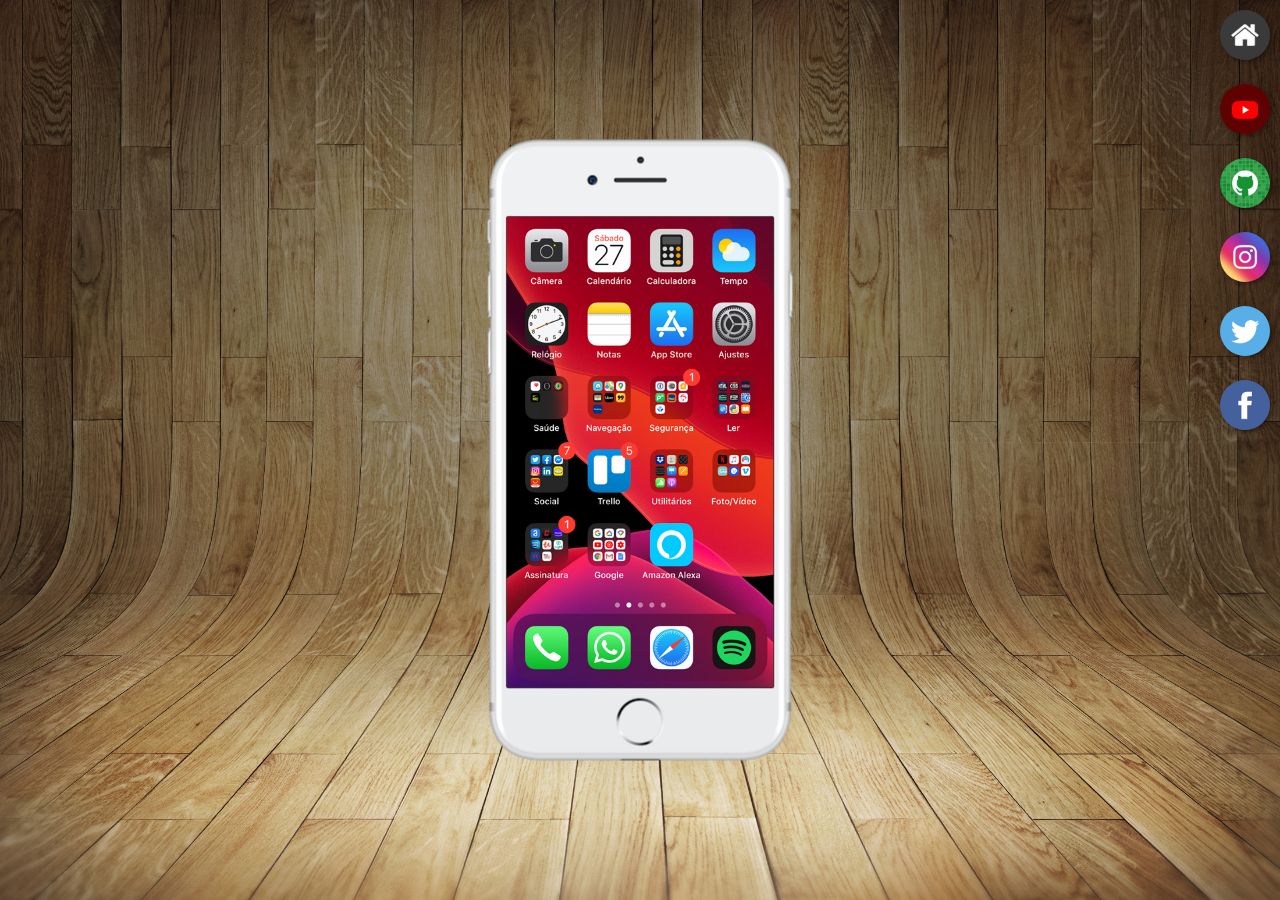
<file: index.html>
<!DOCTYPE html>
<html lang="pt-br">
<head>
    <meta charset="UTF-8">
    <meta http-equiv="X-UA-Compatible" content="IE=edge">
    <meta name="viewport" content="width=device-width, initial-scale=1.0">
    <link rel="shortcut icon" href="favicon.ico" type="image/x-icon">
    <link rel="stylesheet" href="estilos/style.css">
    <title>Projeto Redes Sociais</title>
</head>
<body>
    <main>
        <section id="telefone">
            <iframe src="home.html" name="tela" id="tela" frameborder="0">
                Seu navegador não é compatível com isso.
            </iframe>
        </section>
        <section id="redes-sociais">
            <a href="home.html" target="tela"><img src="imagens/logo-home.jpg" alt="Home"></a><br>
            <a href="youtube.html" target="tela"><img src="imagens/logo-youtube.jpg" alt="YouTube"></a><br>
            <a href="github.html" target="tela"><img src="imagens/logo-github.jpg" alt="GitHub"></a><br>
            <a href="instagram.html" target="tela"><img src="imagens/logo-instagram.jpg" alt="Instagram"></a><br>
            <a href="twitter.html" target="tela"><img src="imagens/logo-twitter.jpg" alt="Twitter"></a><br>
            <a href="facebook.html" target="tela"><img src="imagens/logo-facebook.jpg" alt="Facebook"></a><br>
        </section>
    </main>
</body>
</html>
</file>
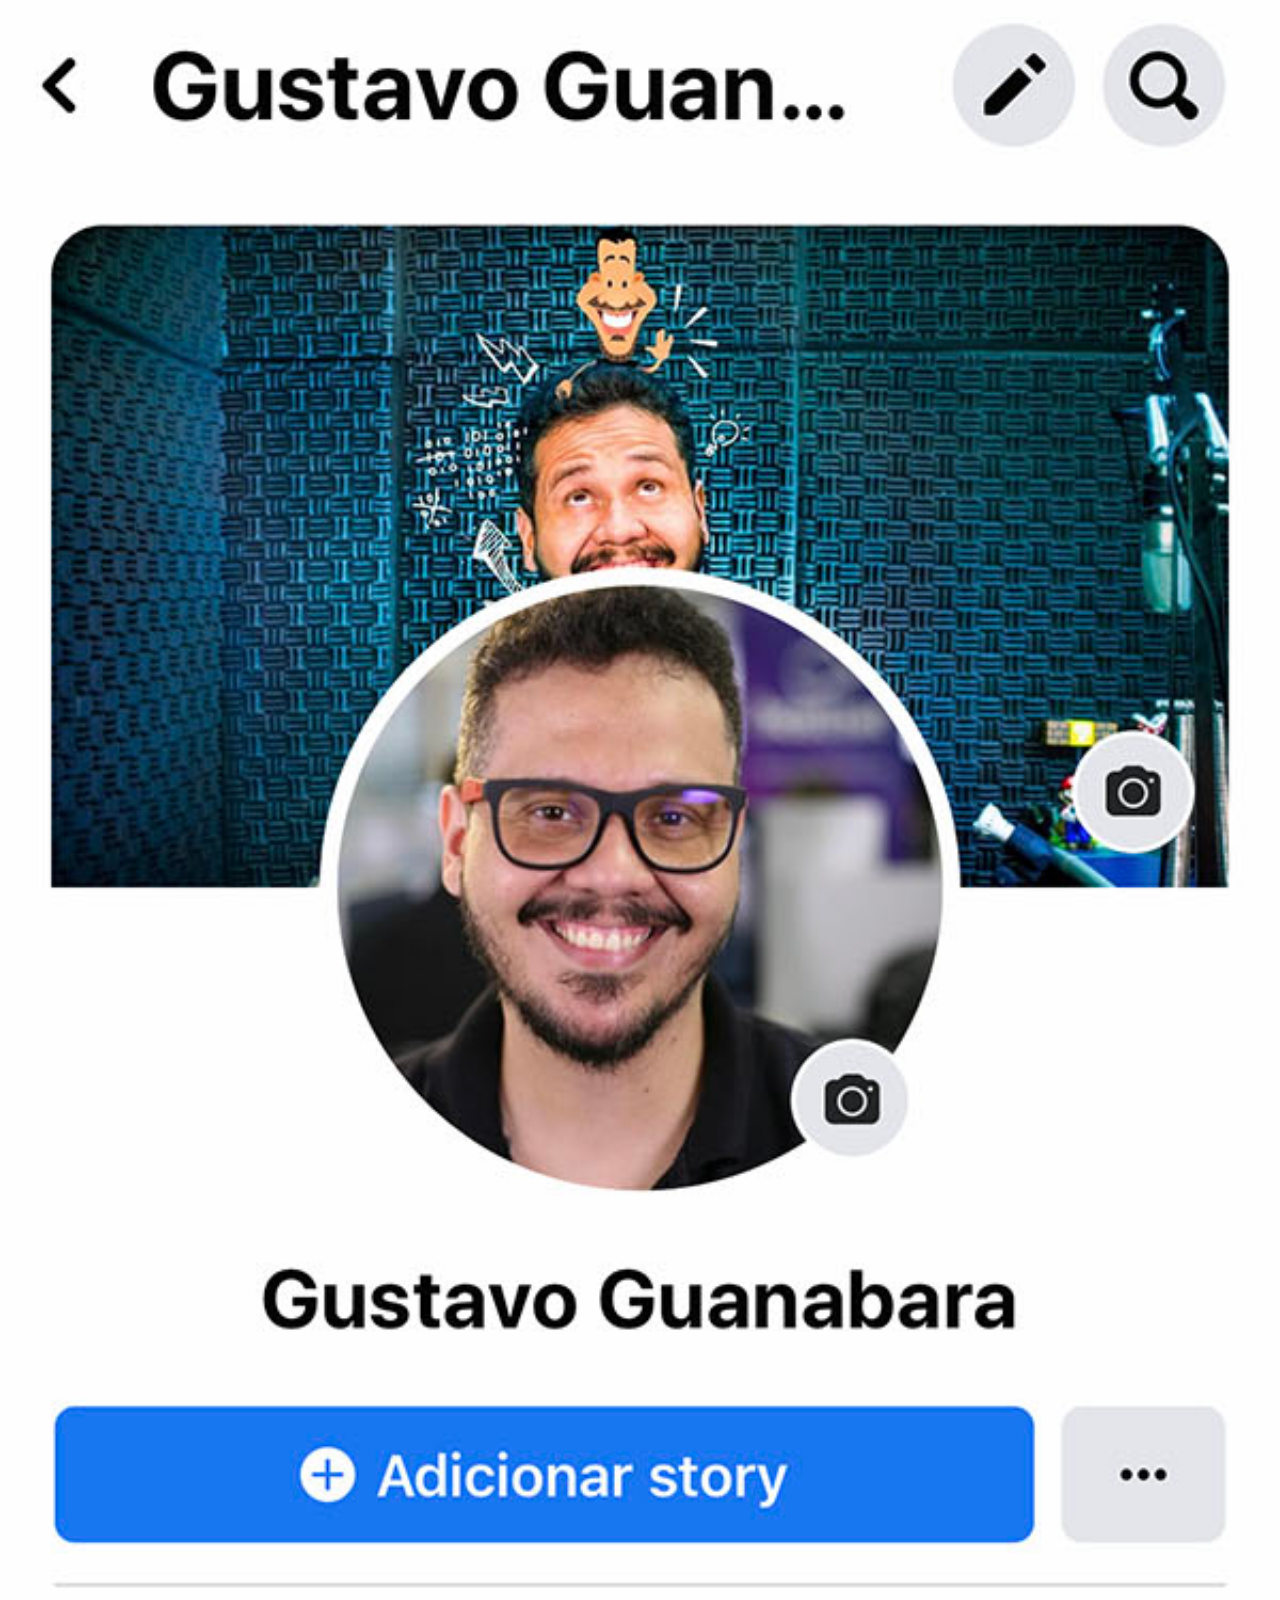
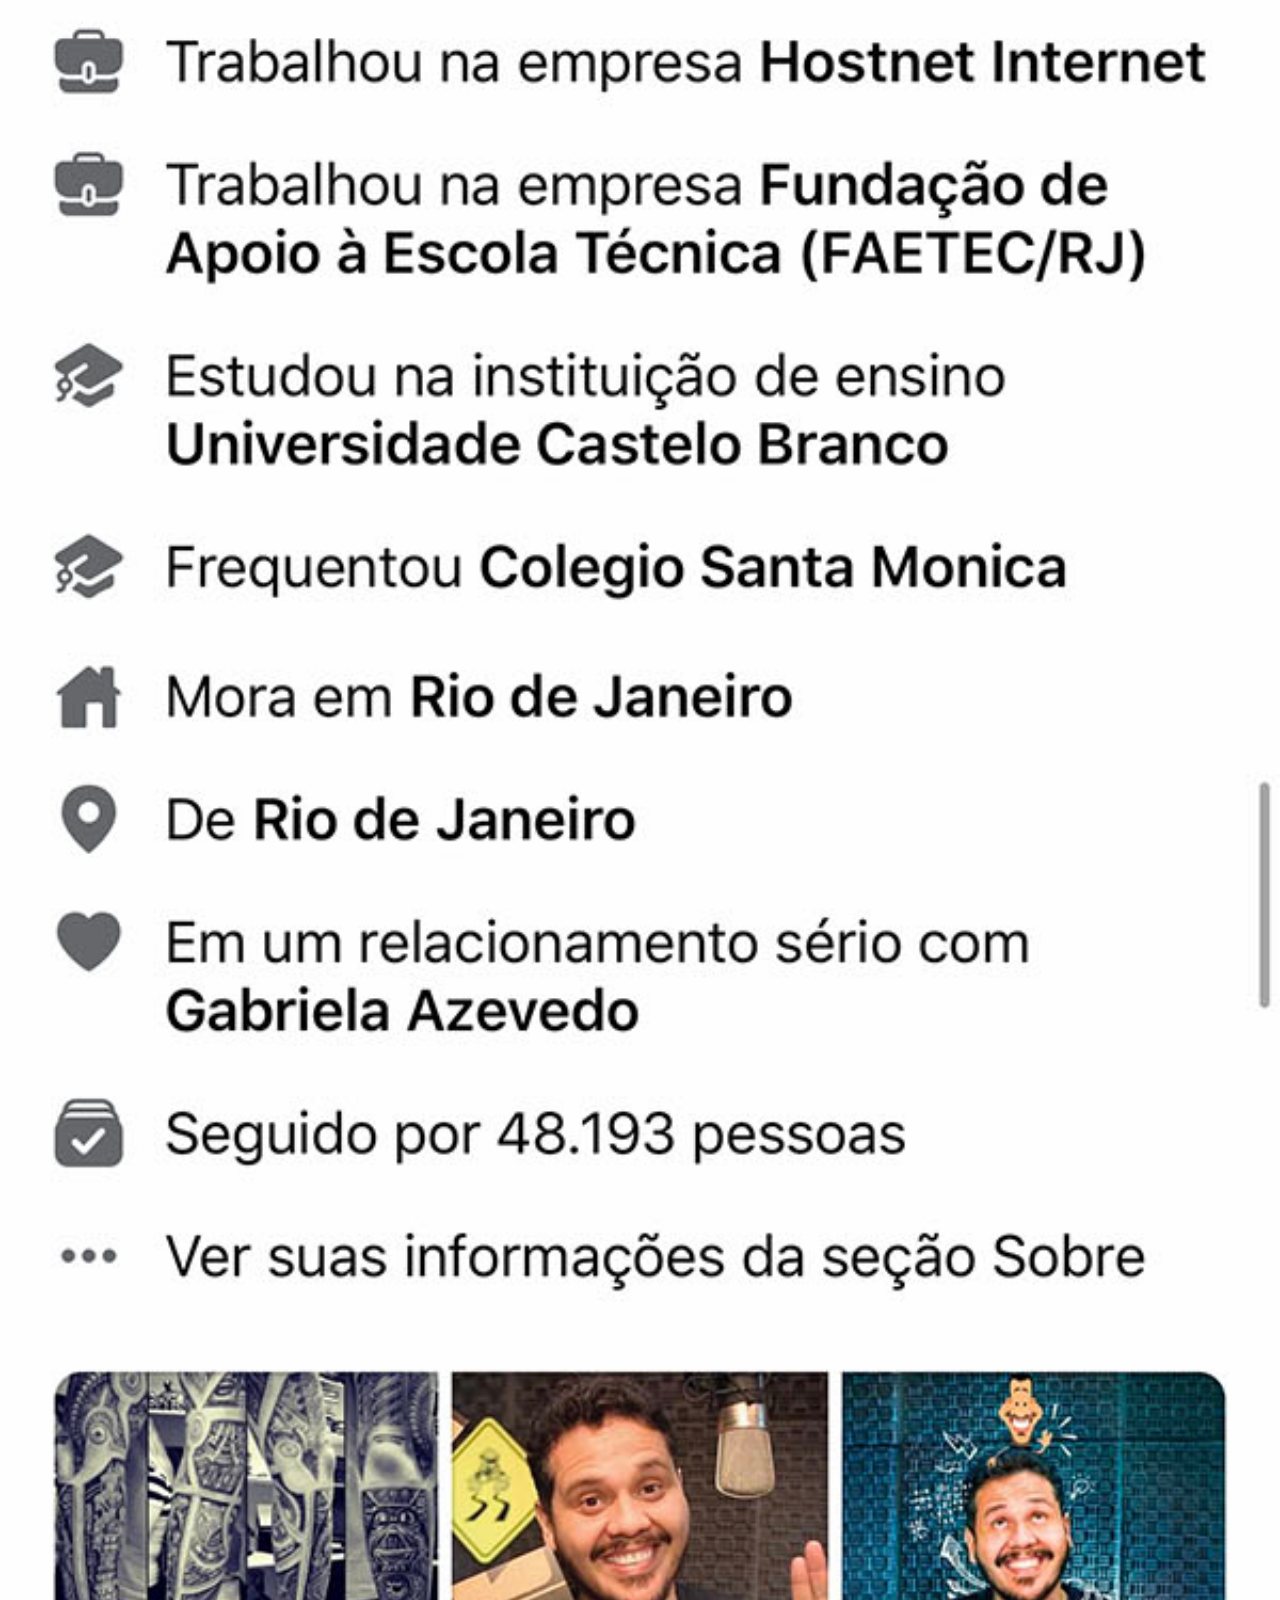
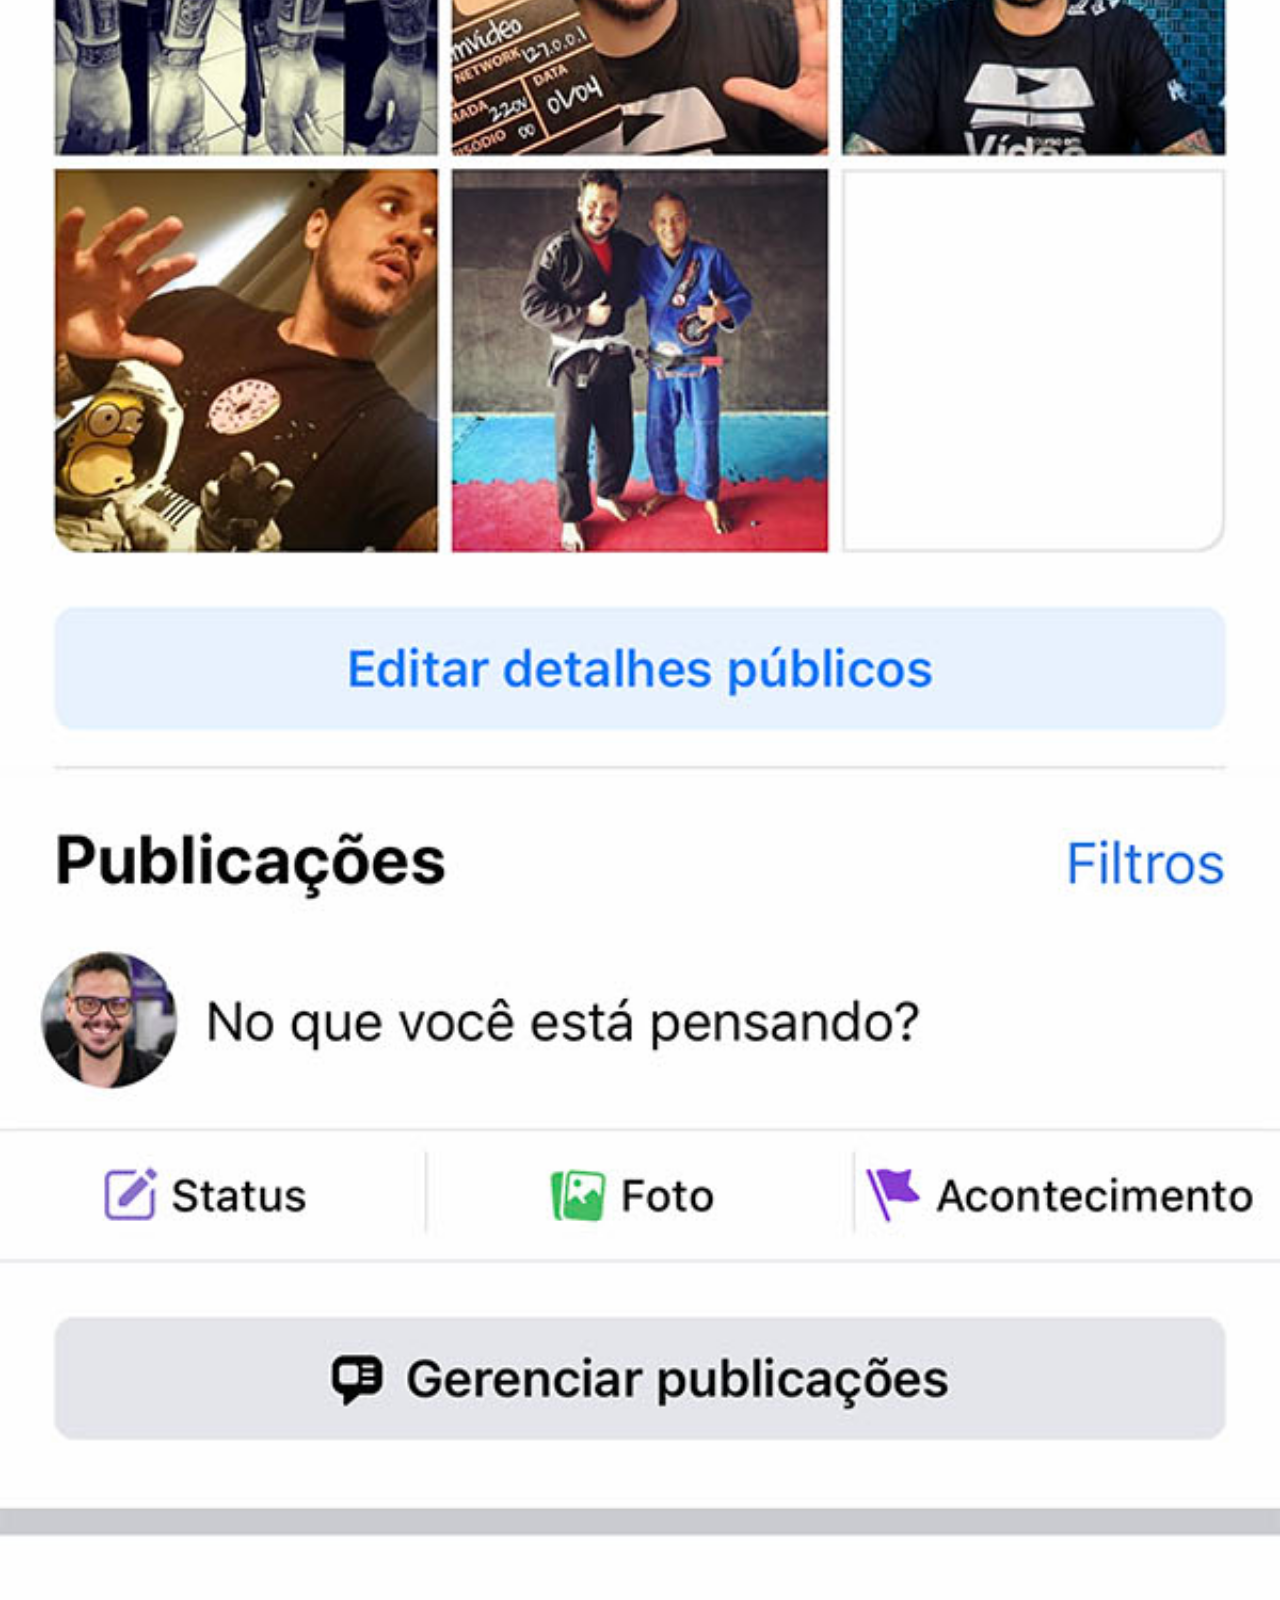
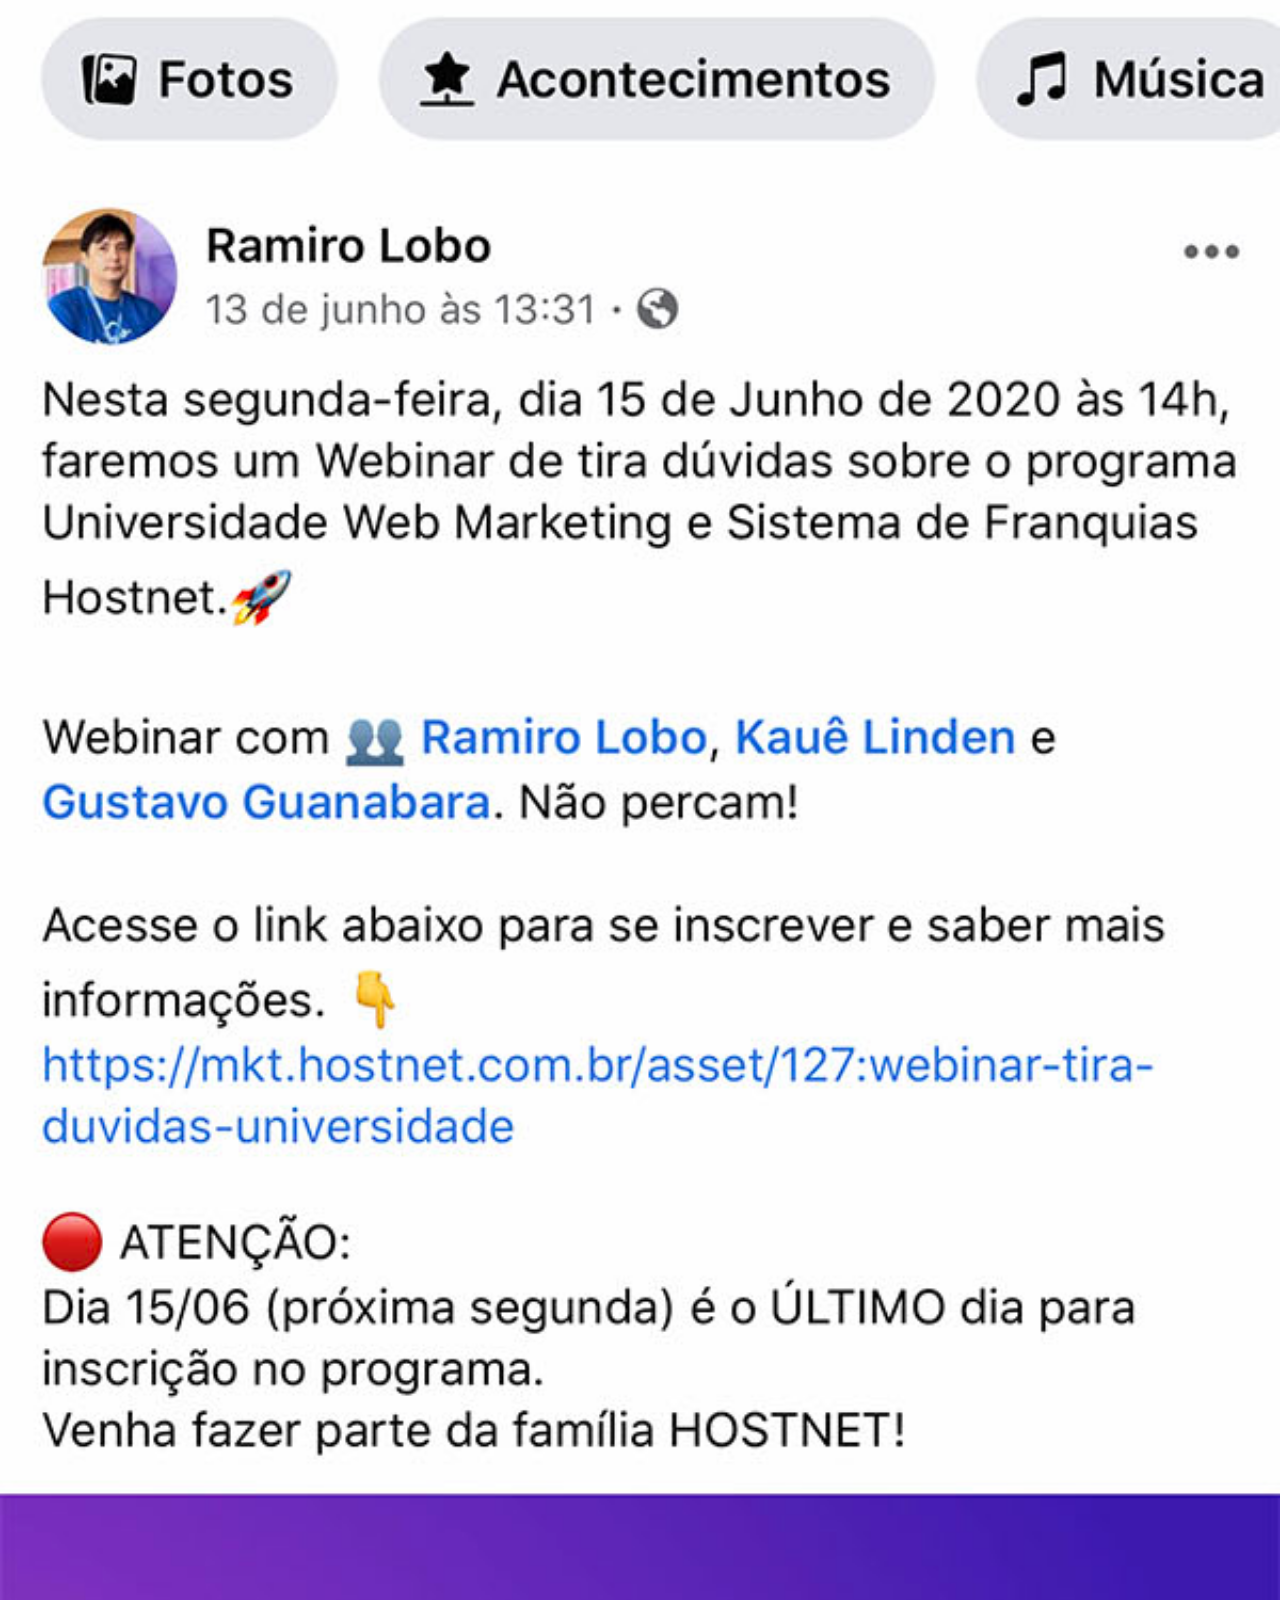
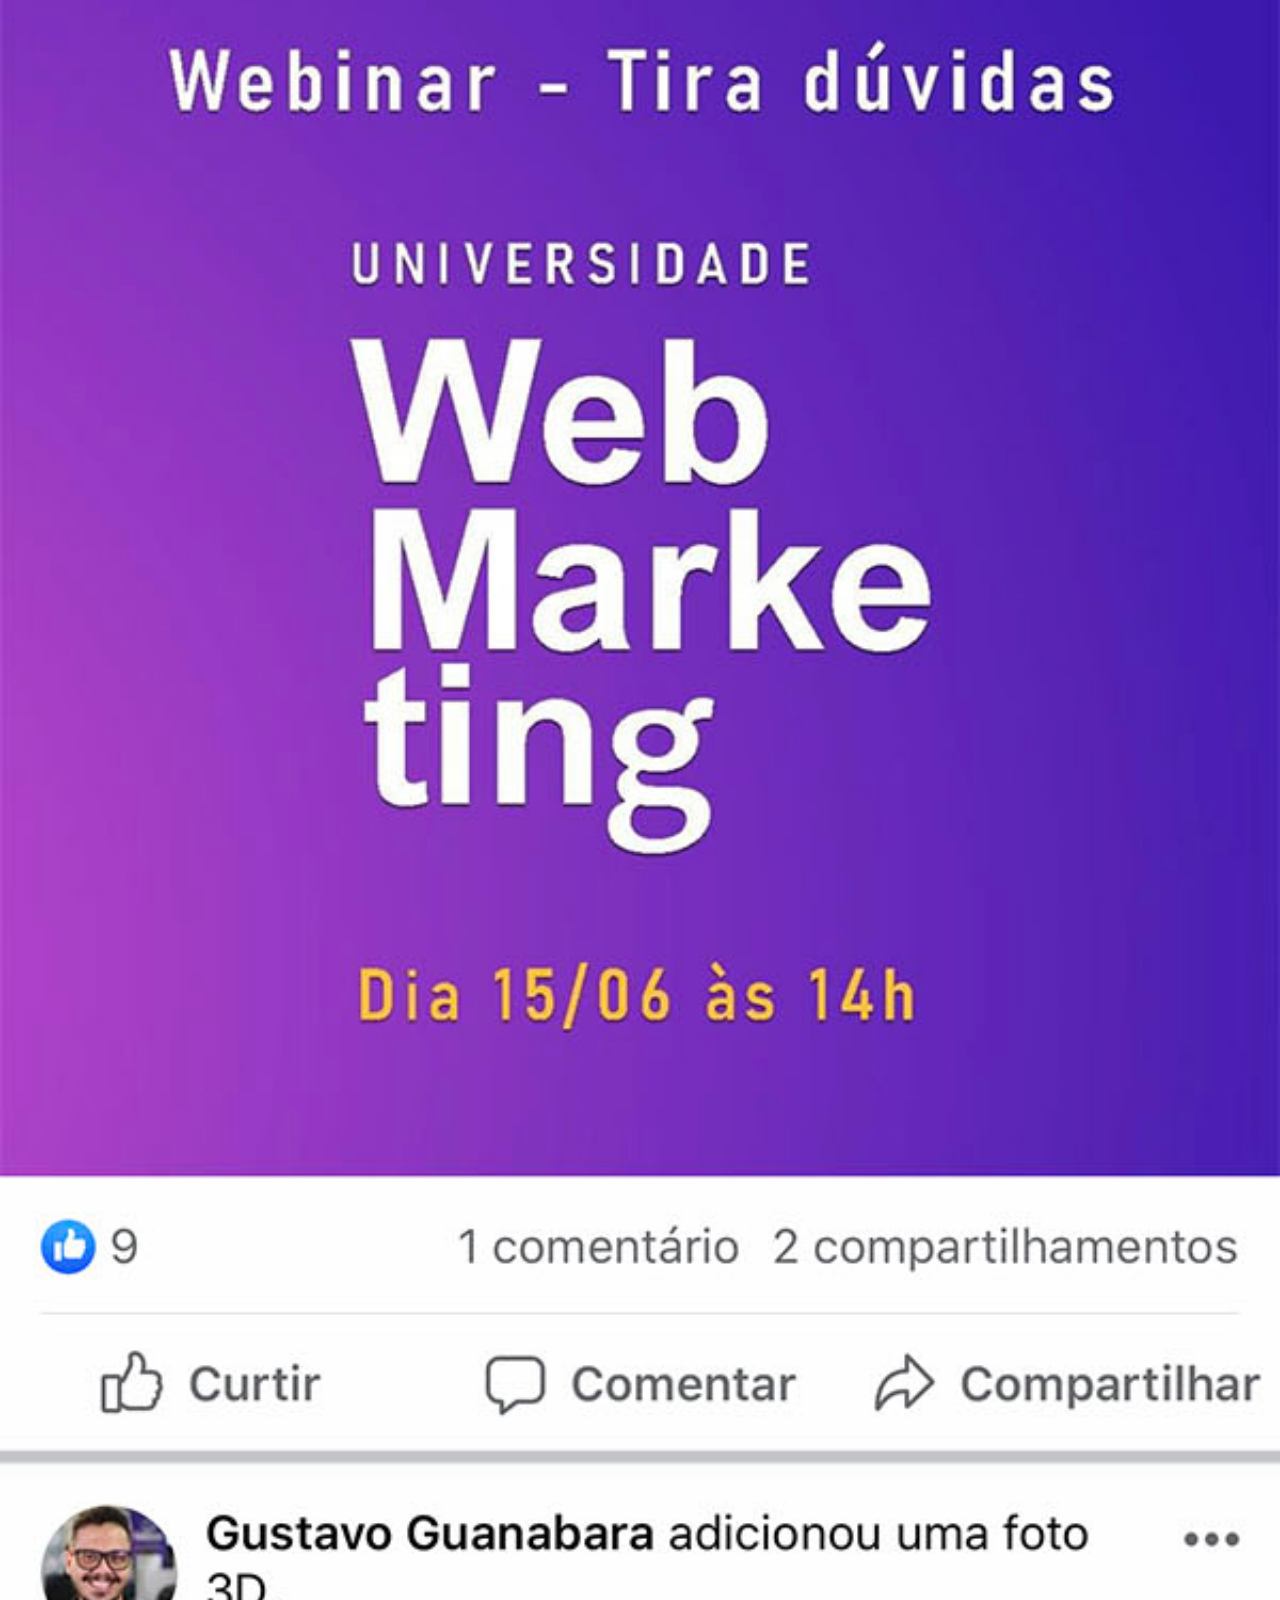
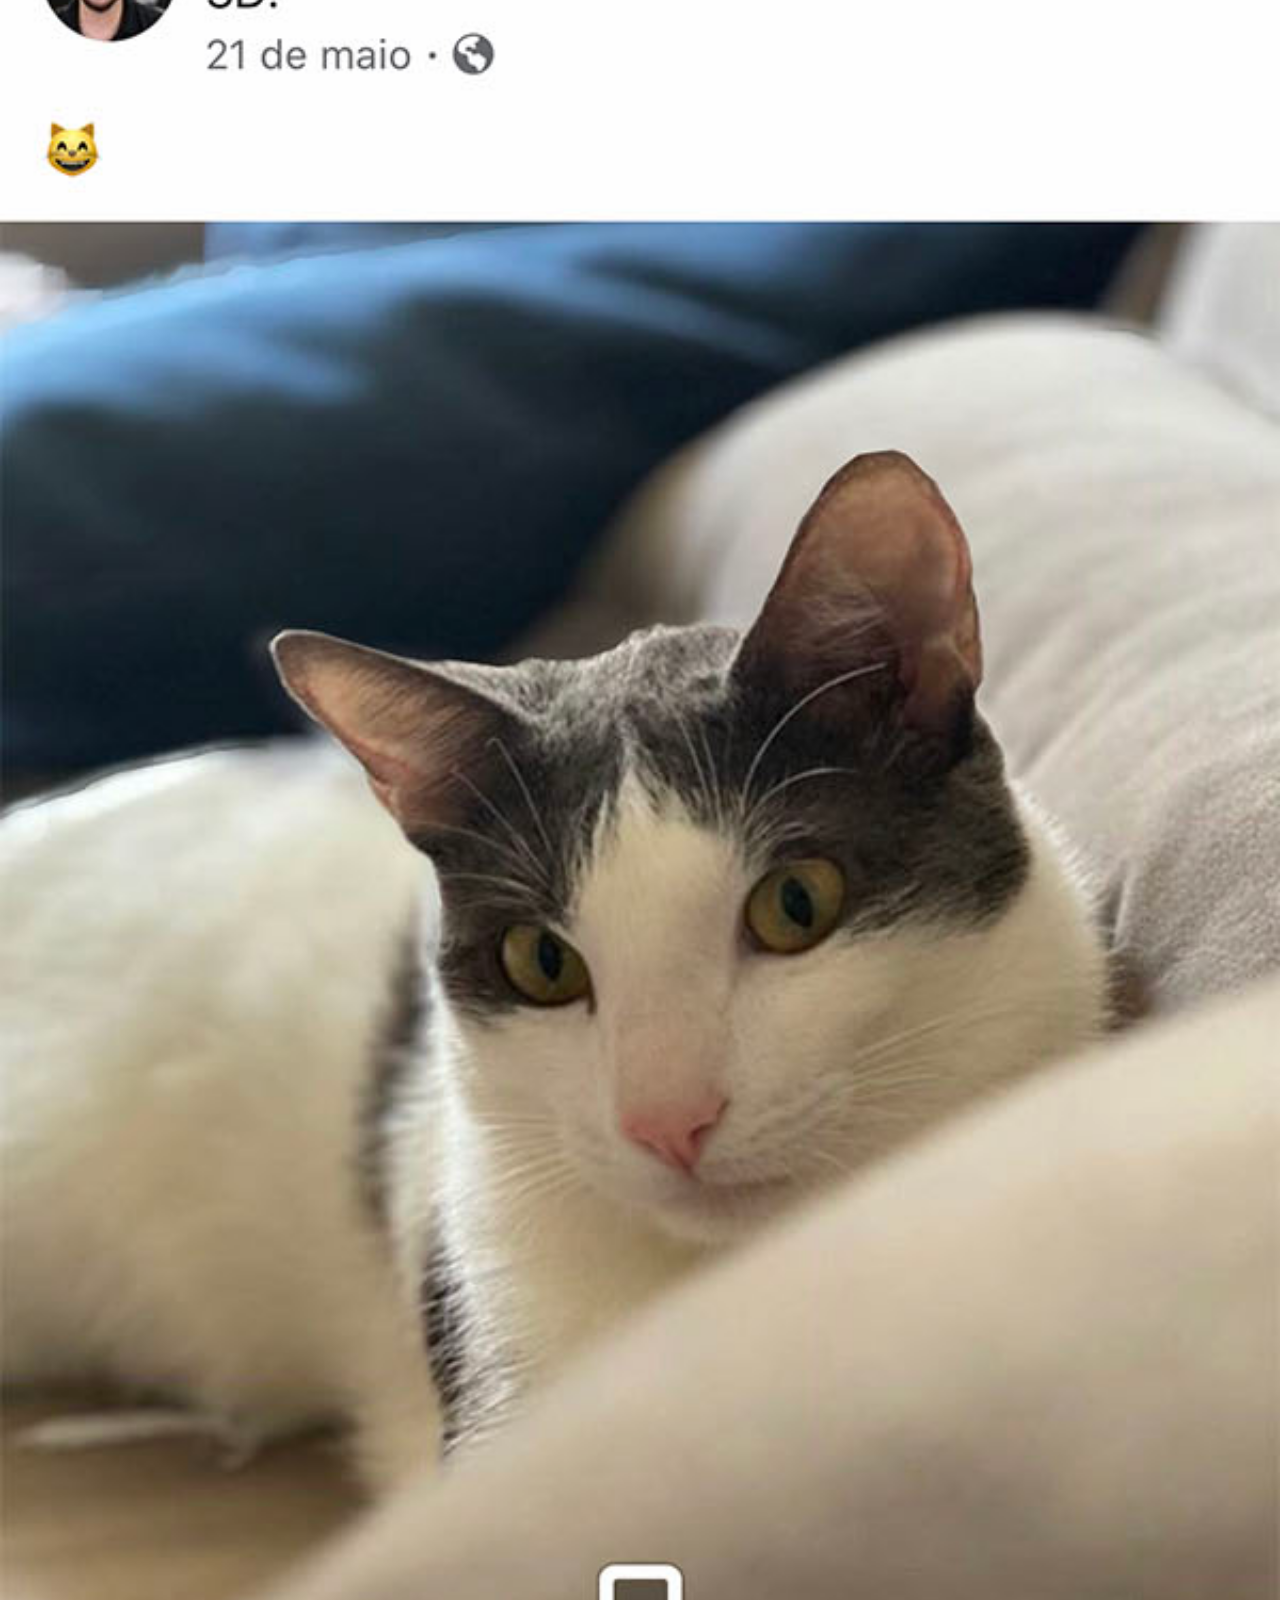
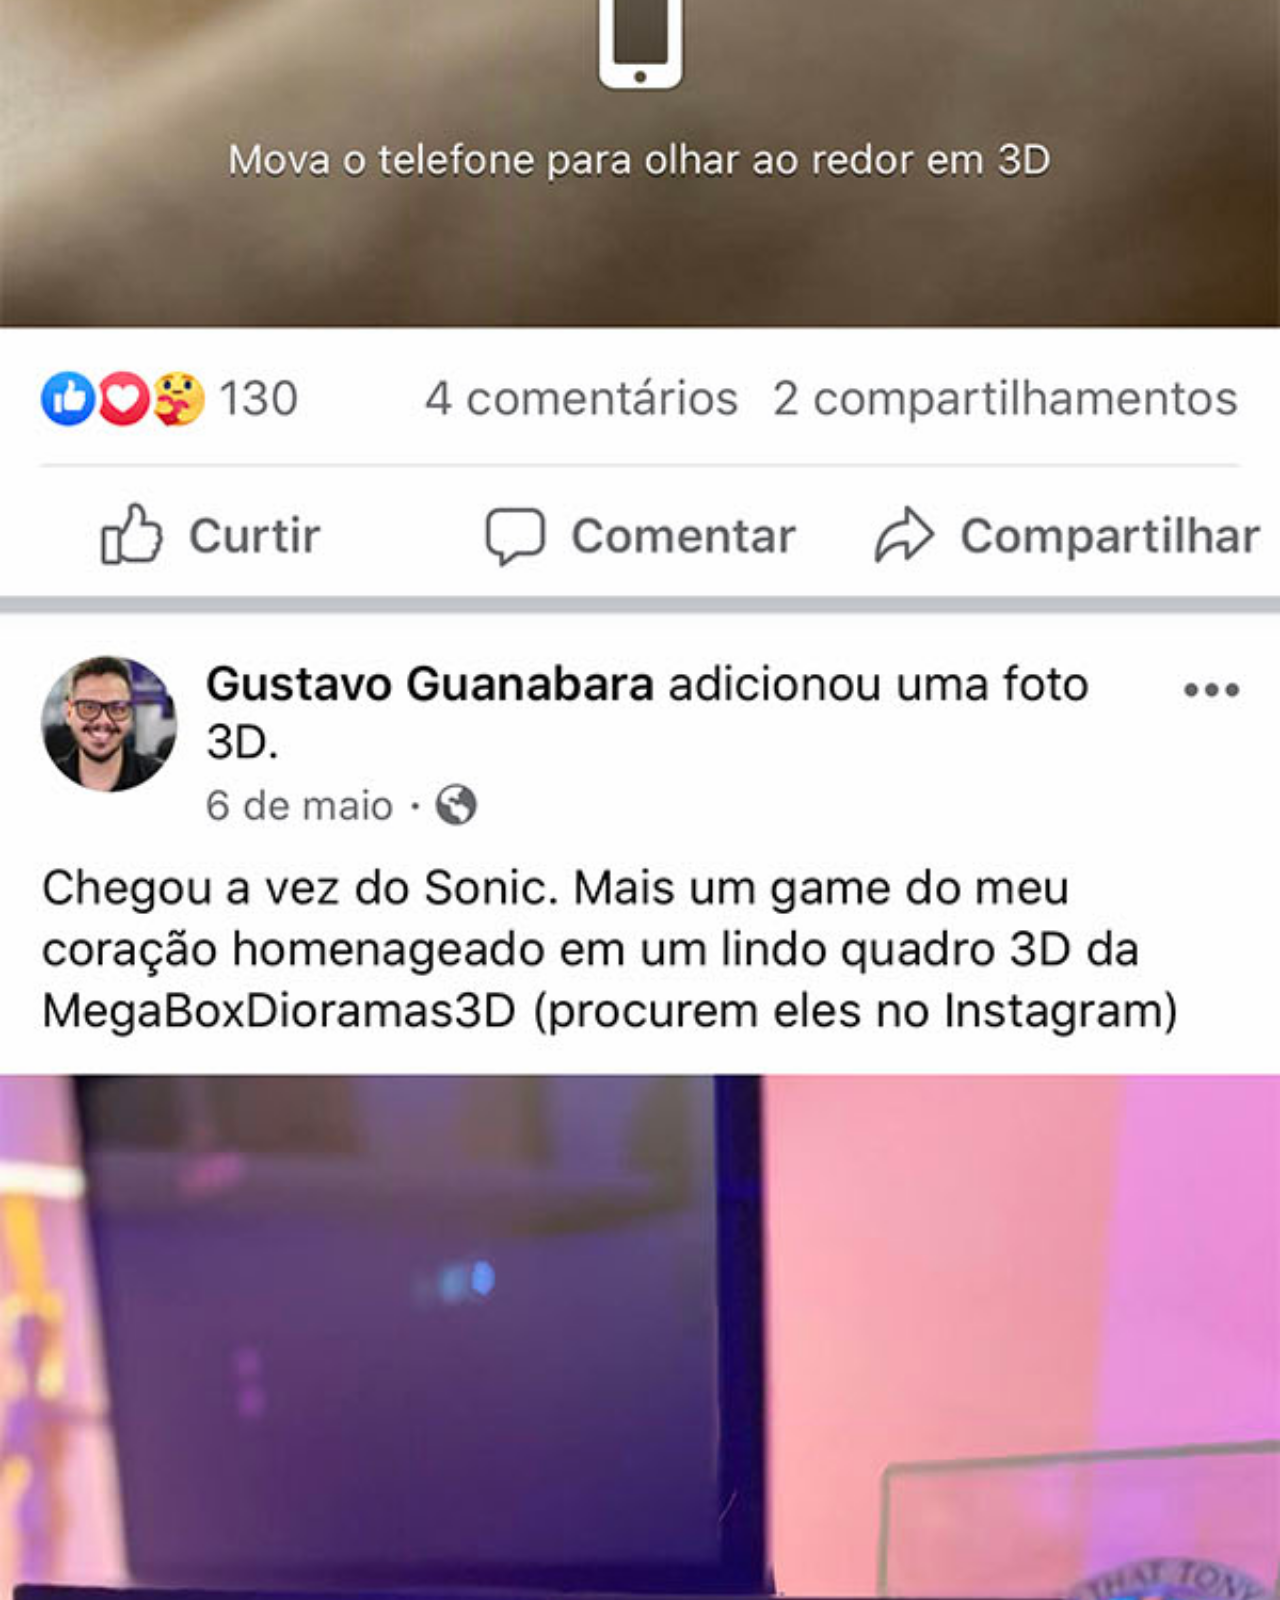
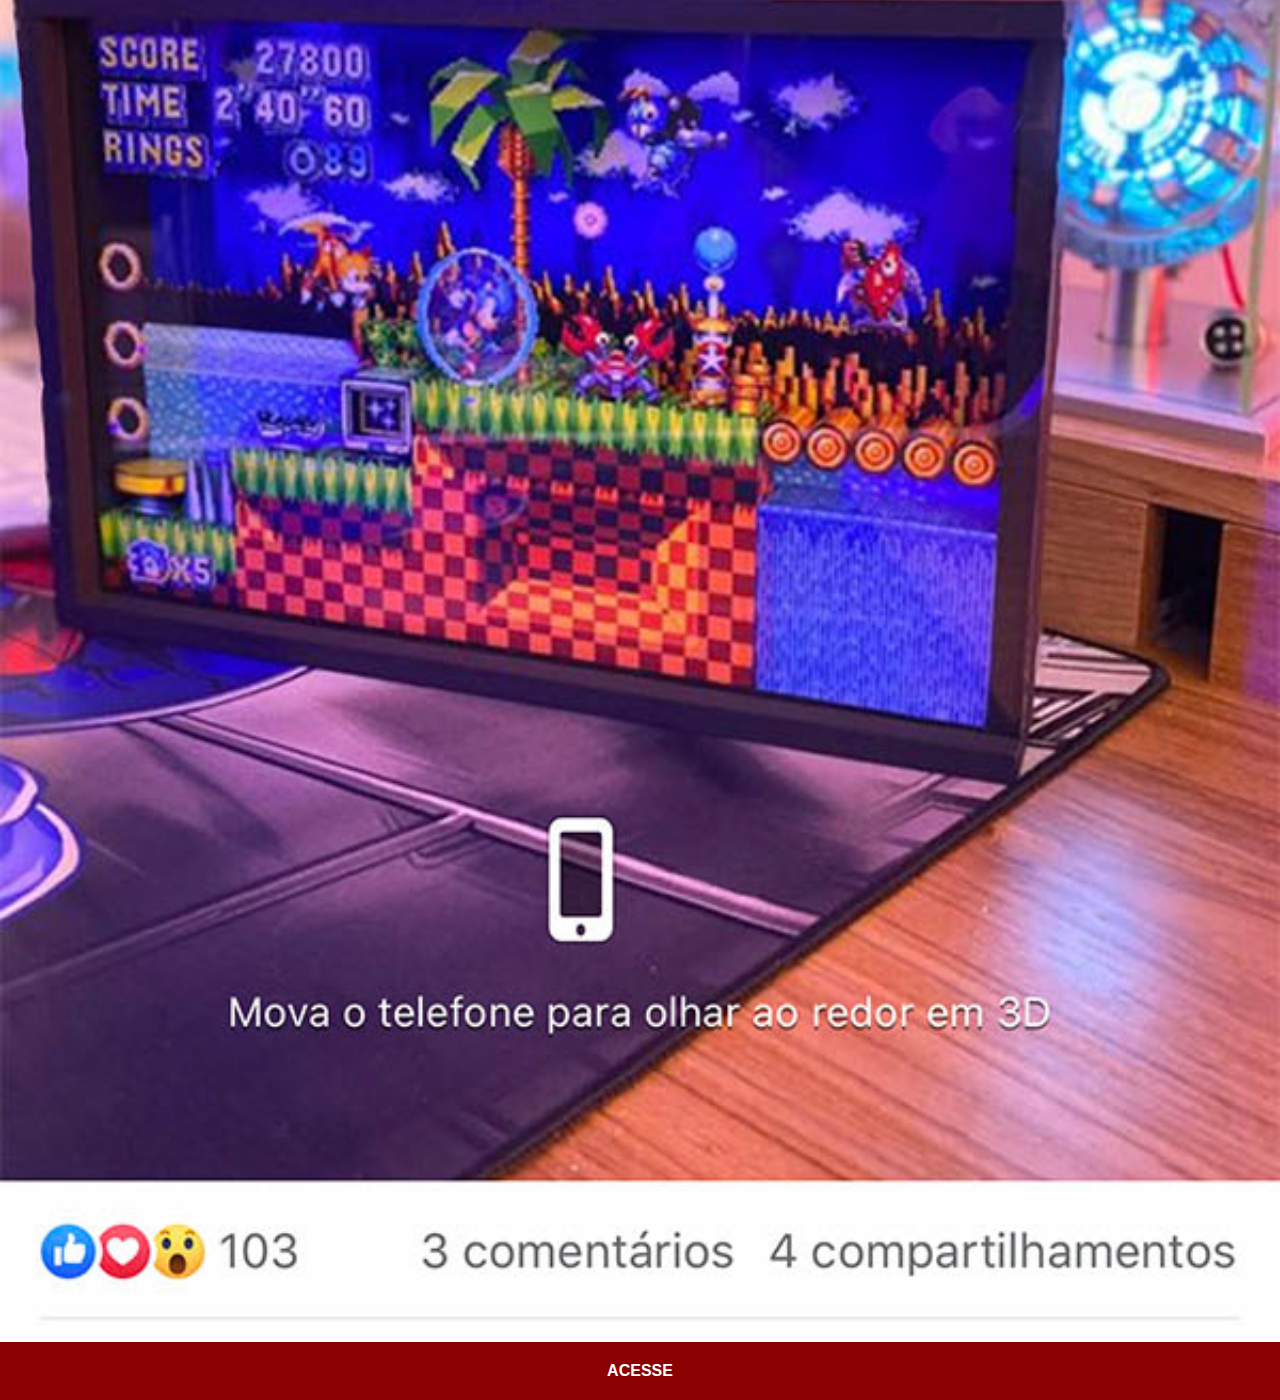
<file: facebook.html>
<!DOCTYPE html>
<html lang="pt-br">
<head>
    <meta charset="UTF-8">
    <meta http-equiv="X-UA-Compatible" content="IE=edge">
    <meta name="viewport" content="width=device-width, initial-scale=1.0">
    <title>Facebook</title>
    <link rel="stylesheet" href="estilos/social.css">
</head>
<body>
    <img src="imagens/tela-facebook.jpg" alt="YouTube">
    <a href="https://www.facebook.com/gustavoguanabara" target="_blank">ACESSE</a>
</body>
</html>
</file>
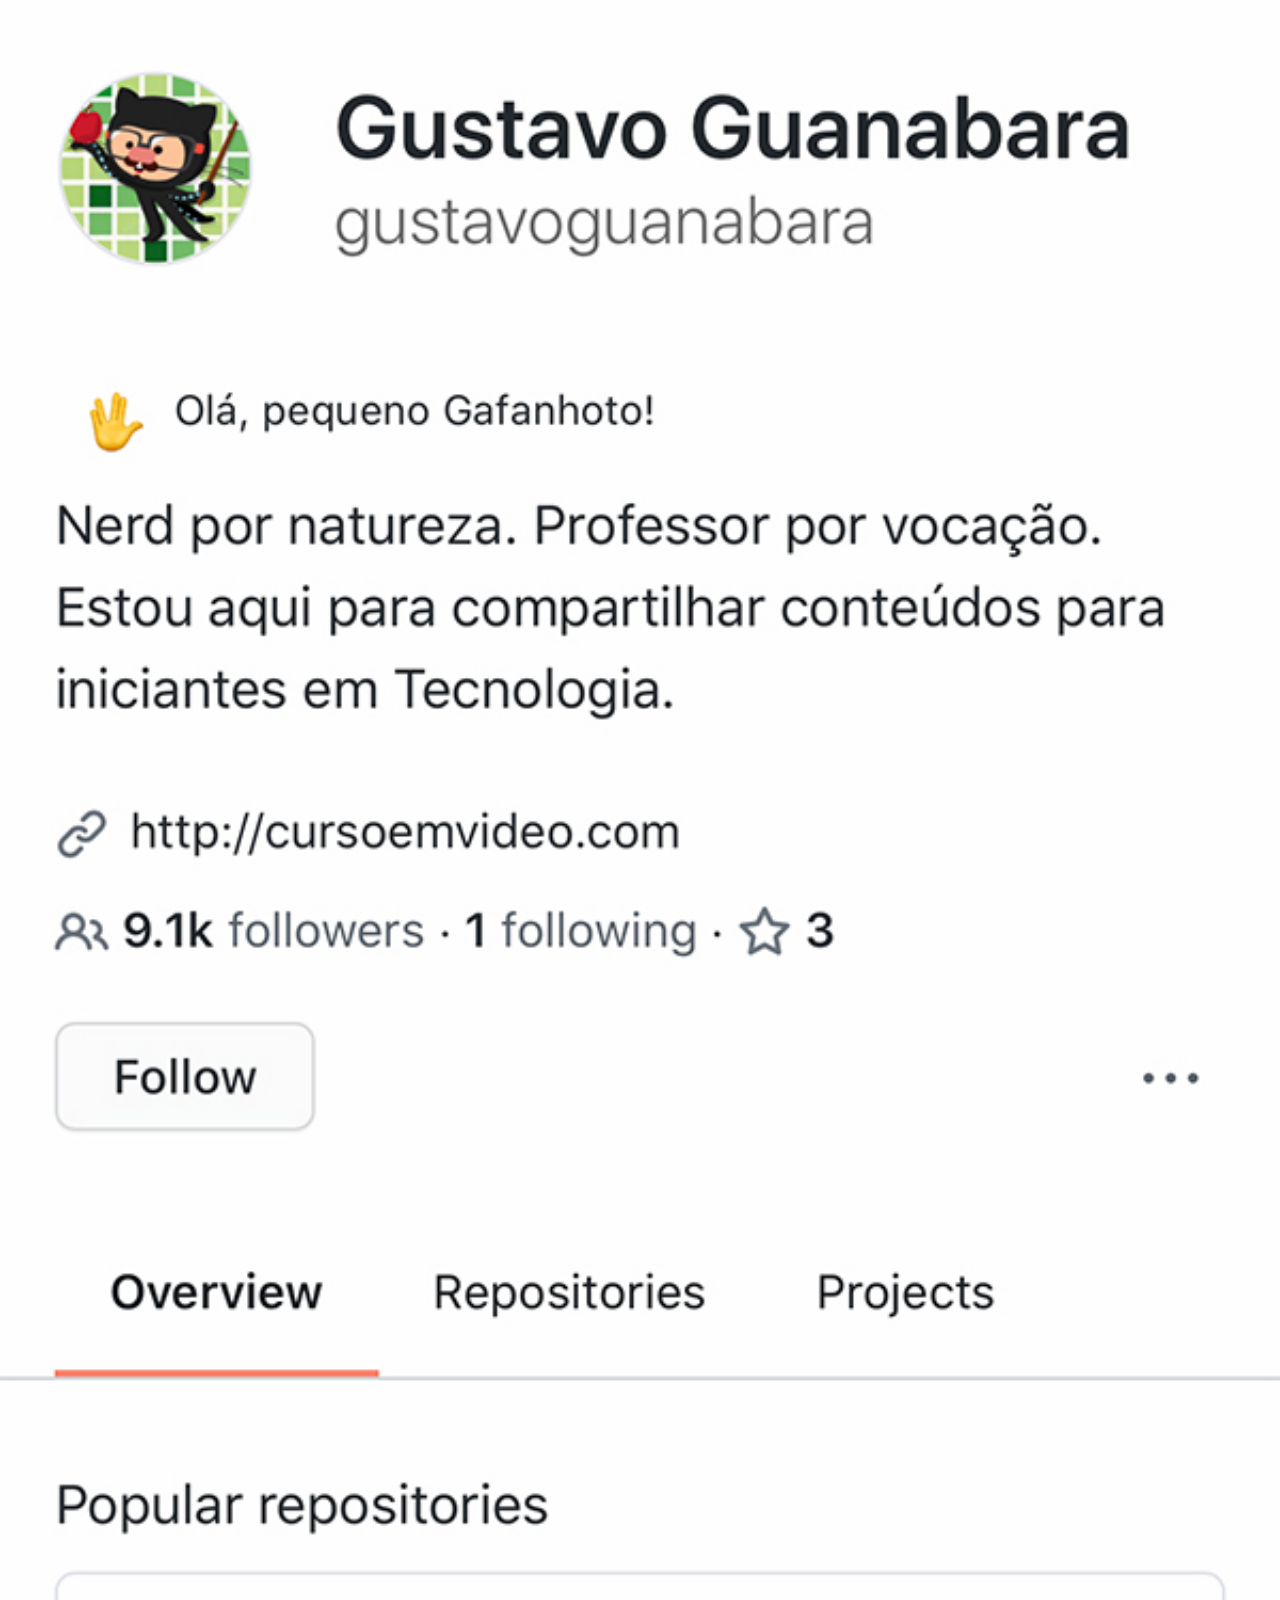
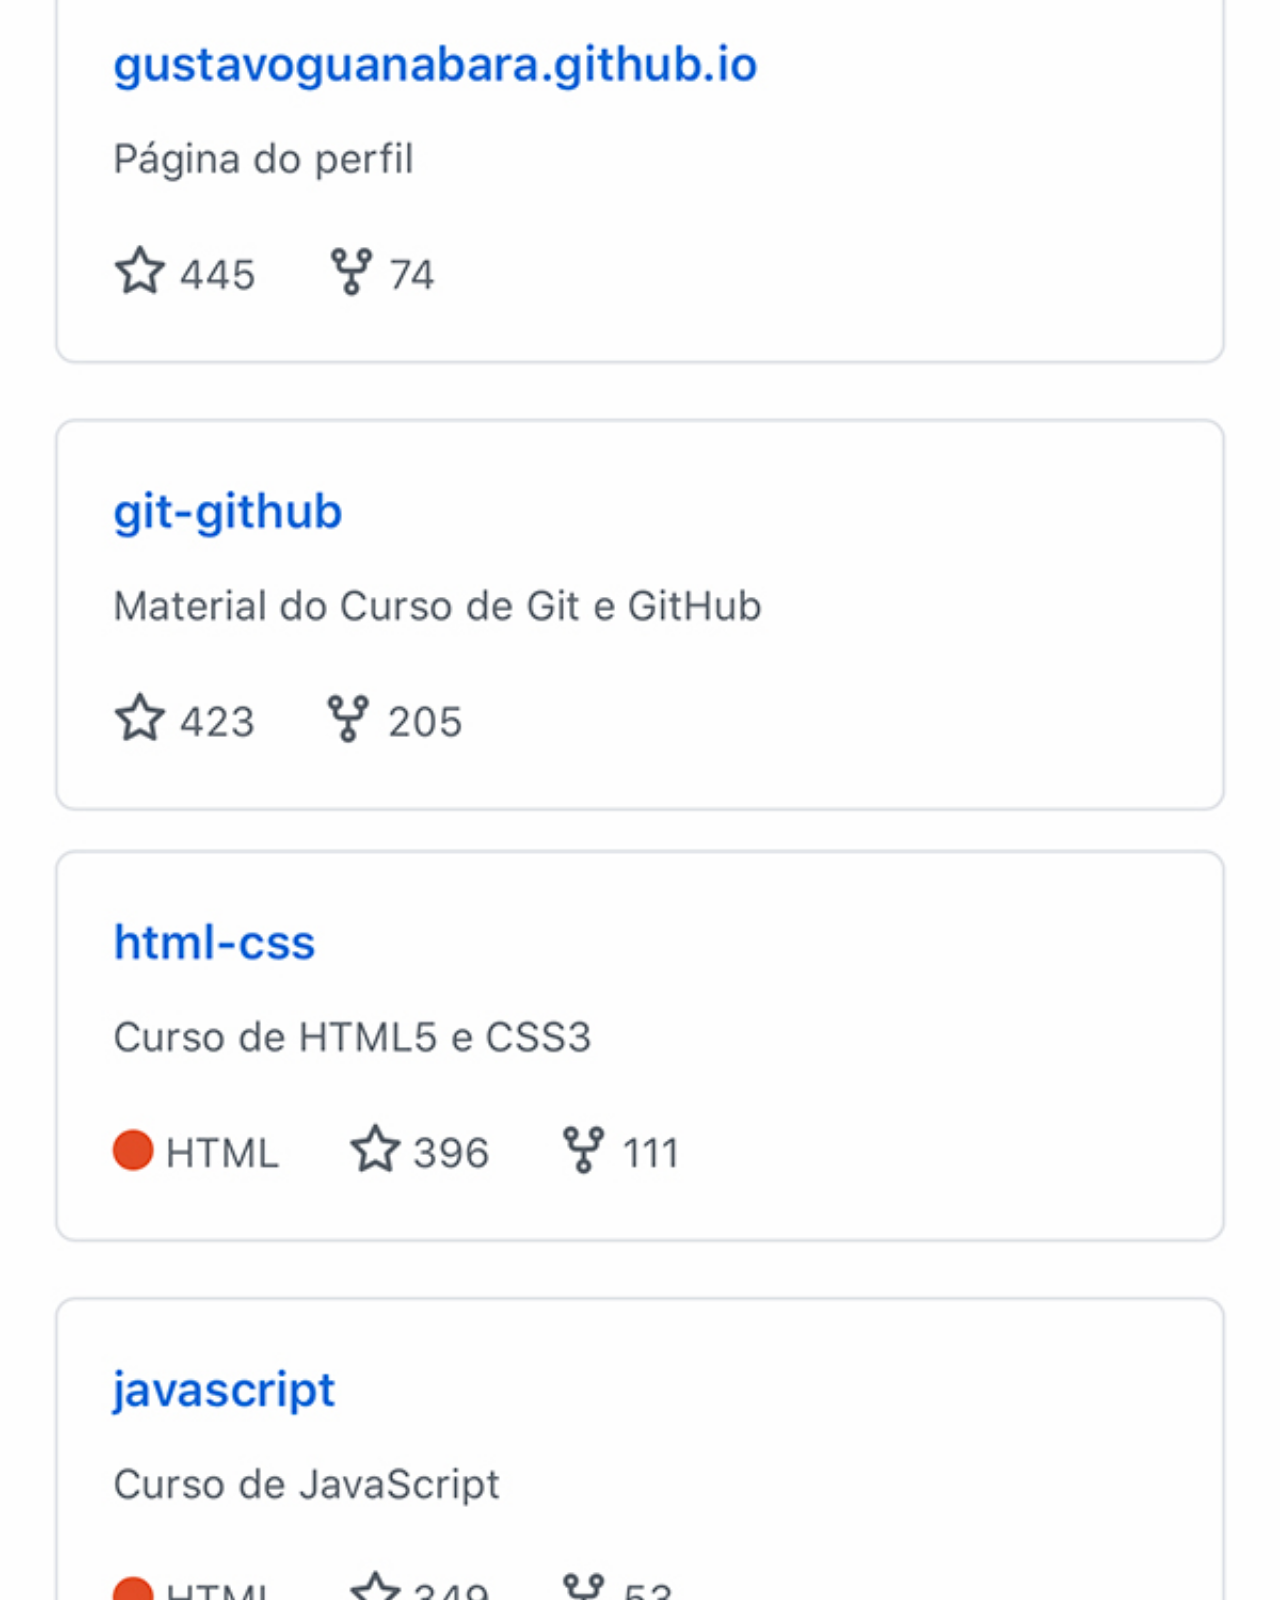
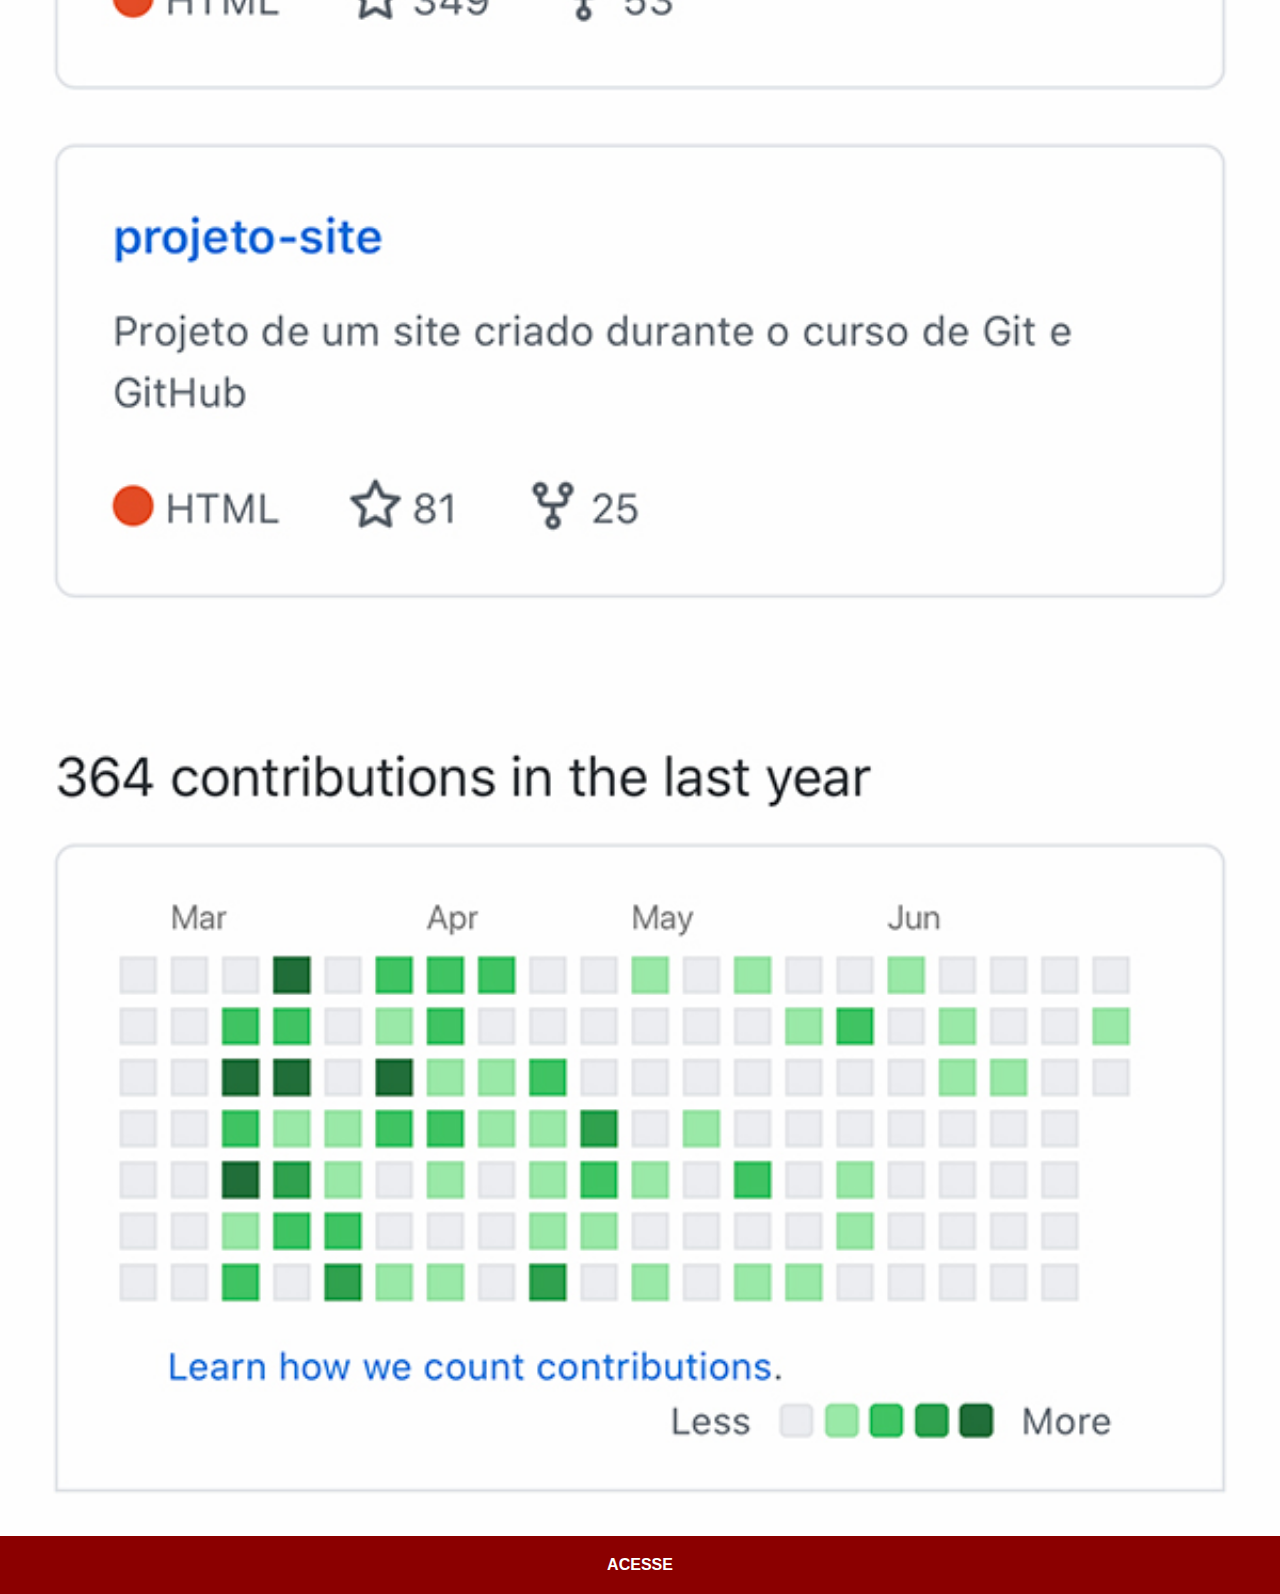
<file: github.html>
<!DOCTYPE html>
<html lang="pt-br">
<head>
    <meta charset="UTF-8">
    <meta http-equiv="X-UA-Compatible" content="IE=edge">
    <meta name="viewport" content="width=device-width, initial-scale=1.0">
    <title>GitHub</title>
    <link rel="stylesheet" href="estilos/social.css">
</head>
<body>
    <img src="imagens/tela-github.jpg" alt="GitHub">
    <a href="https://github.com/gustavoguanabara/" target="_blank">ACESSE</a>
</body>
</html>
</file>
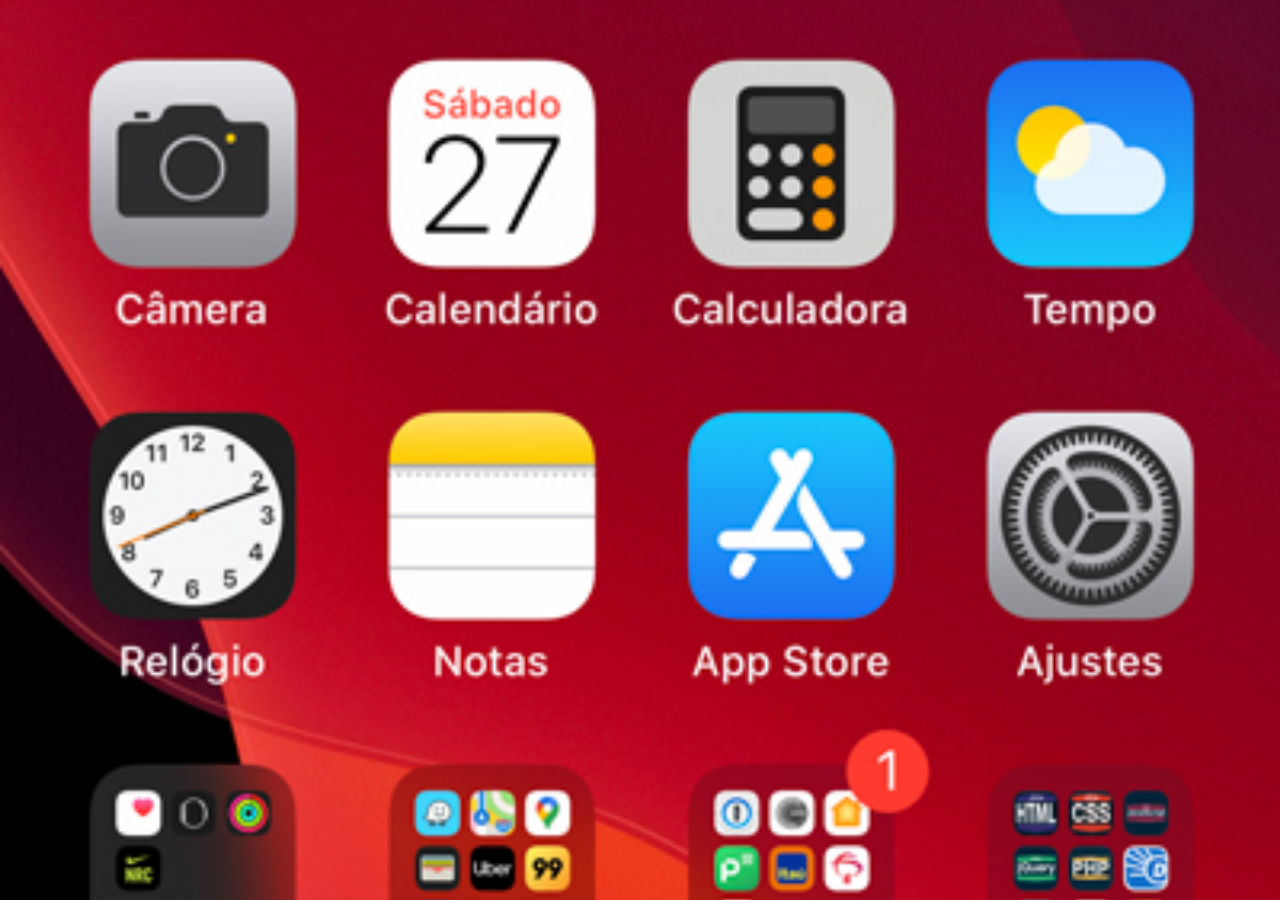
<file: home.html>
<!DOCTYPE html>
<html lang="pt-br">
<head>
    <meta charset="UTF-8">
    <meta http-equiv="X-UA-Compatible" content="IE=edge">
    <meta name="viewport" content="width=device-width, initial-scale=1.0">
    <title>Home</title>
</head>
<style>
    * {
        margin: 0px;
        padding: 0px;
    }

    body {
        width: 100vw;
        height: 100vh;
        background: black url('imagens/tela-home.jpg') no-repeat top center ;
        background-size: cover;
    }
</style>
<body>
    
</body>
</html>
</file>
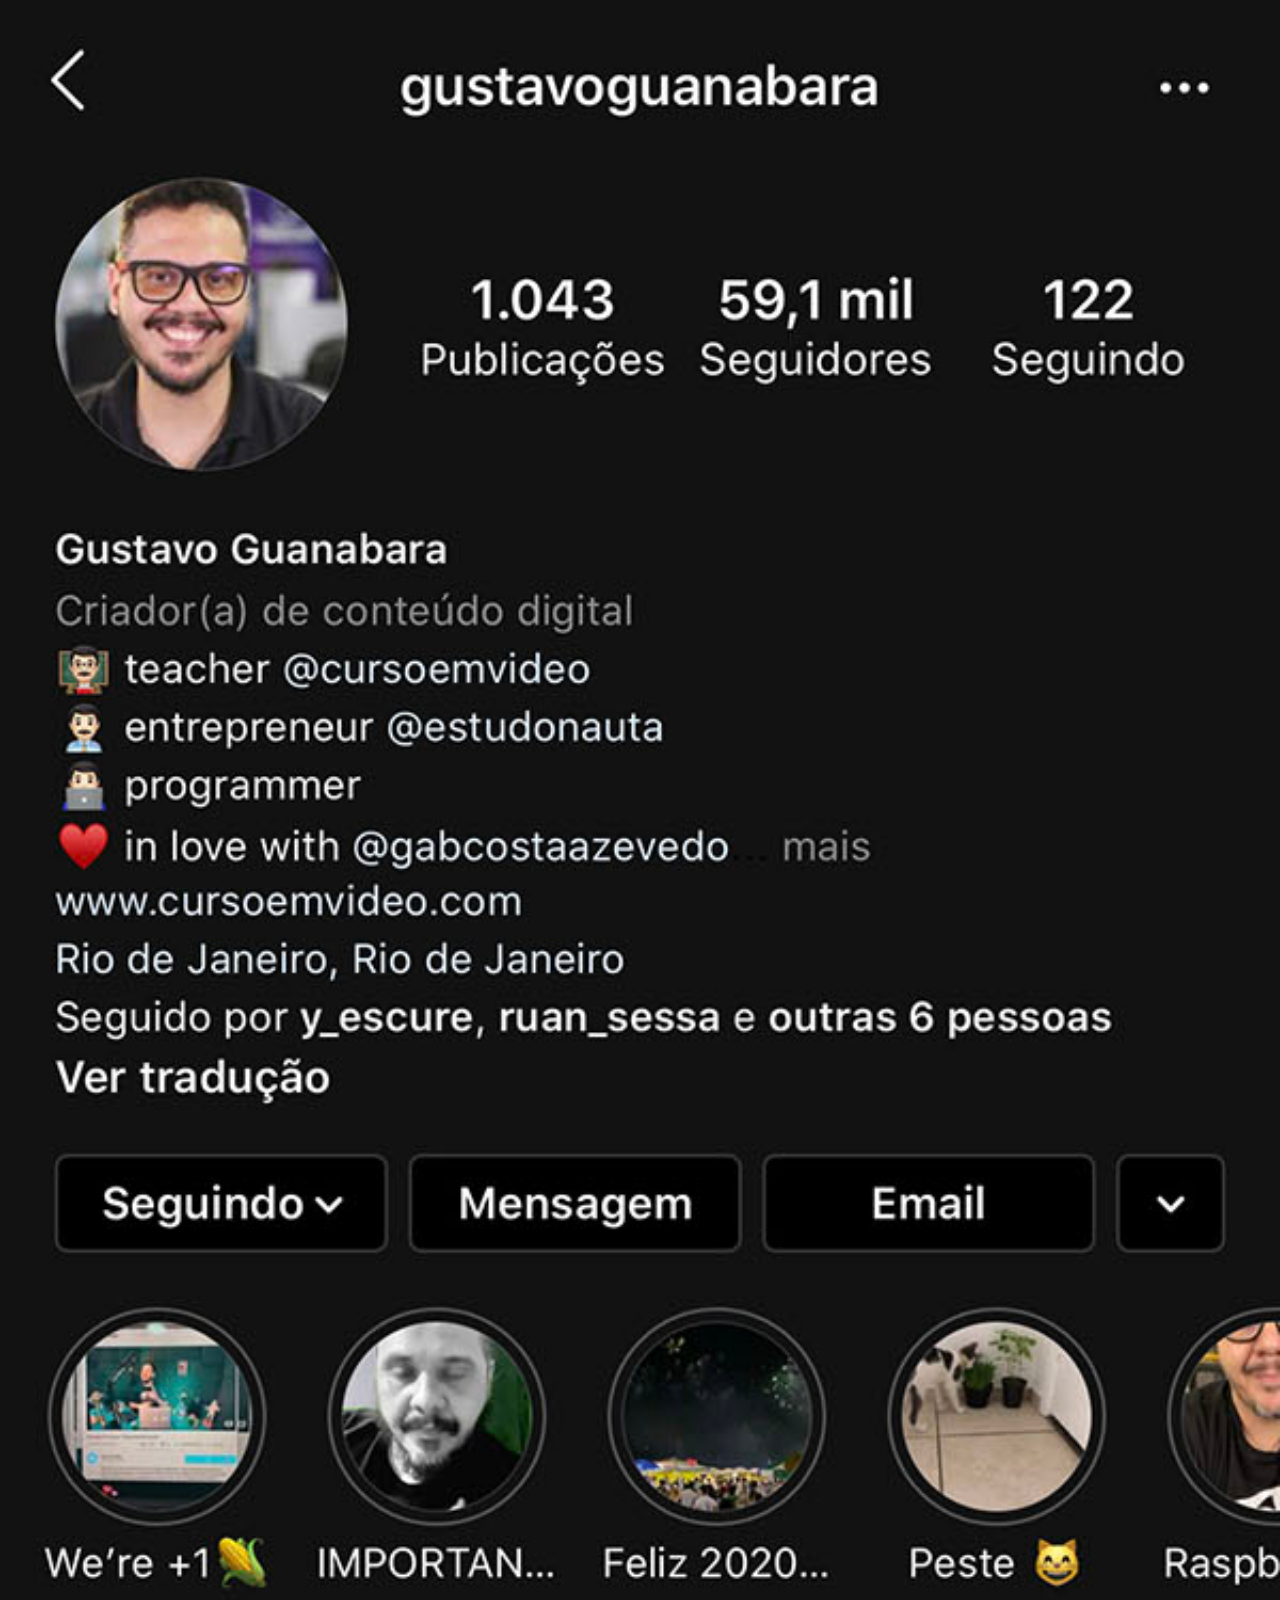
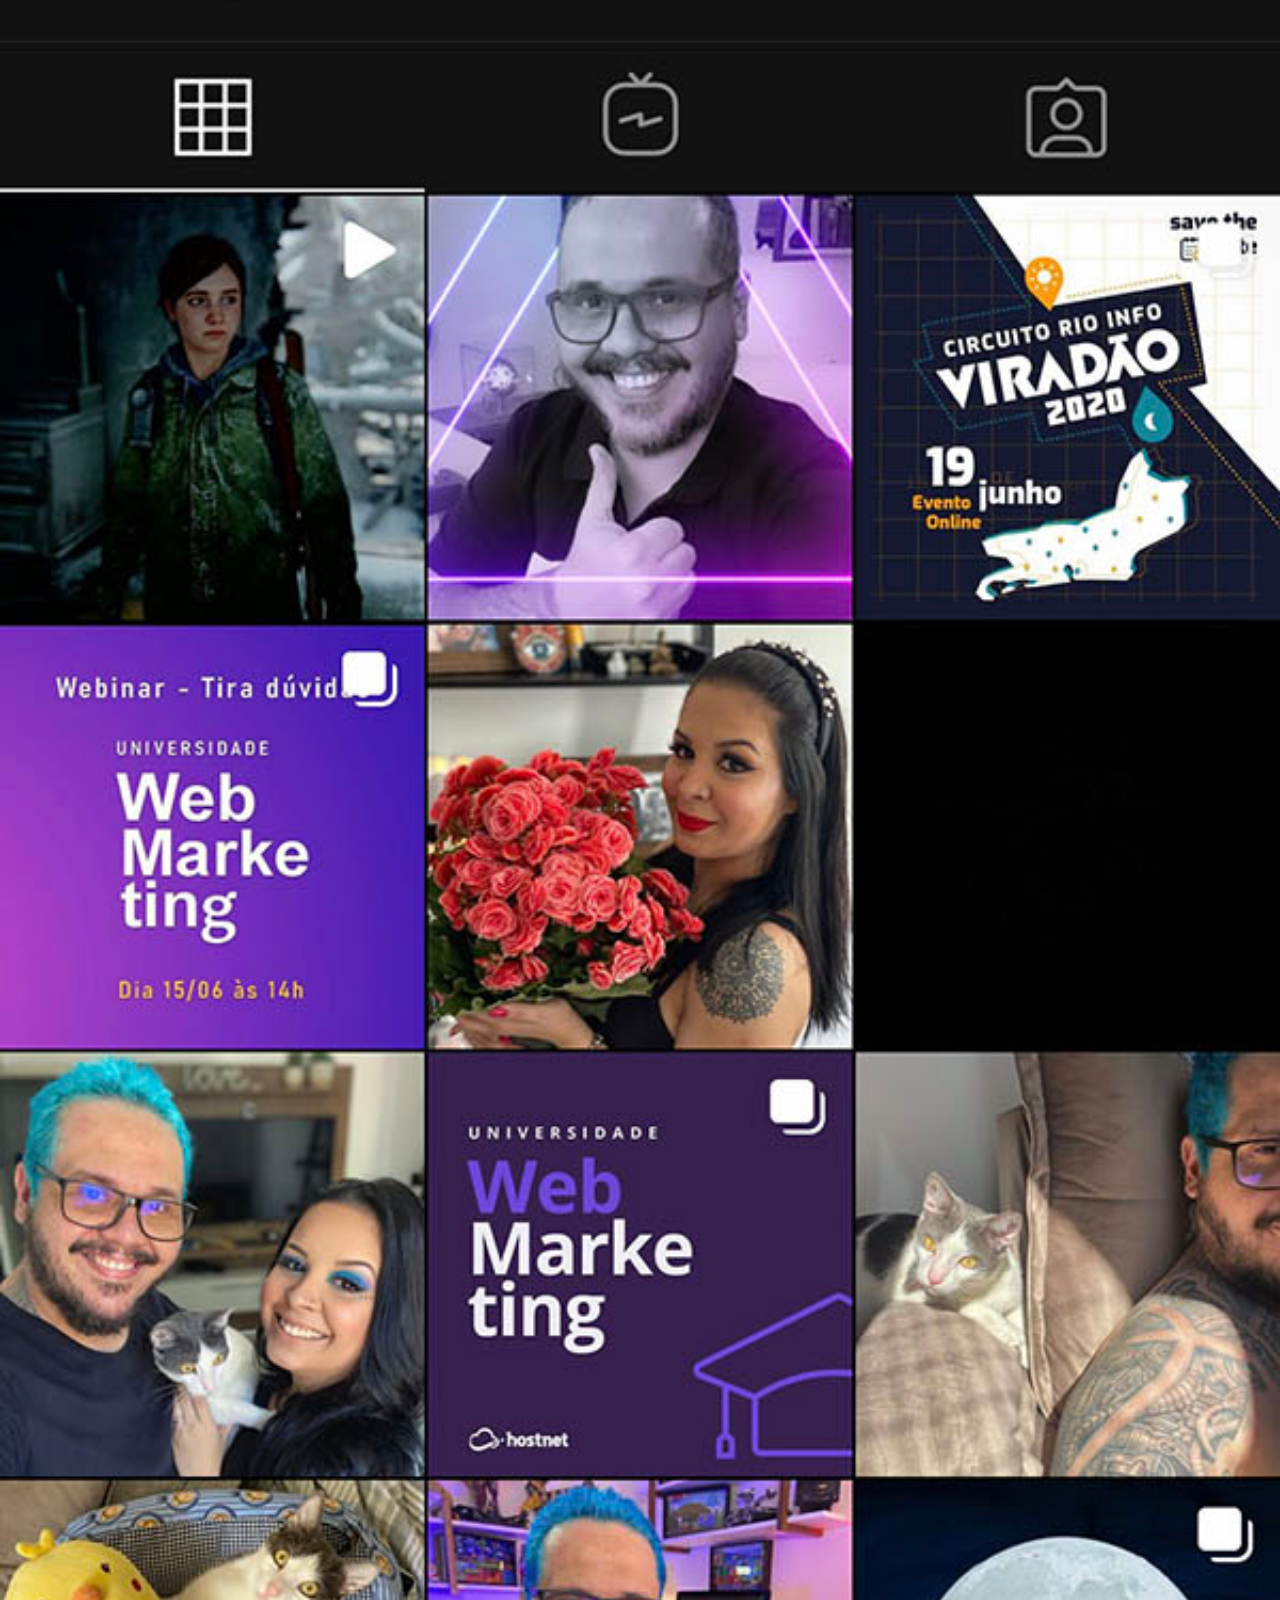
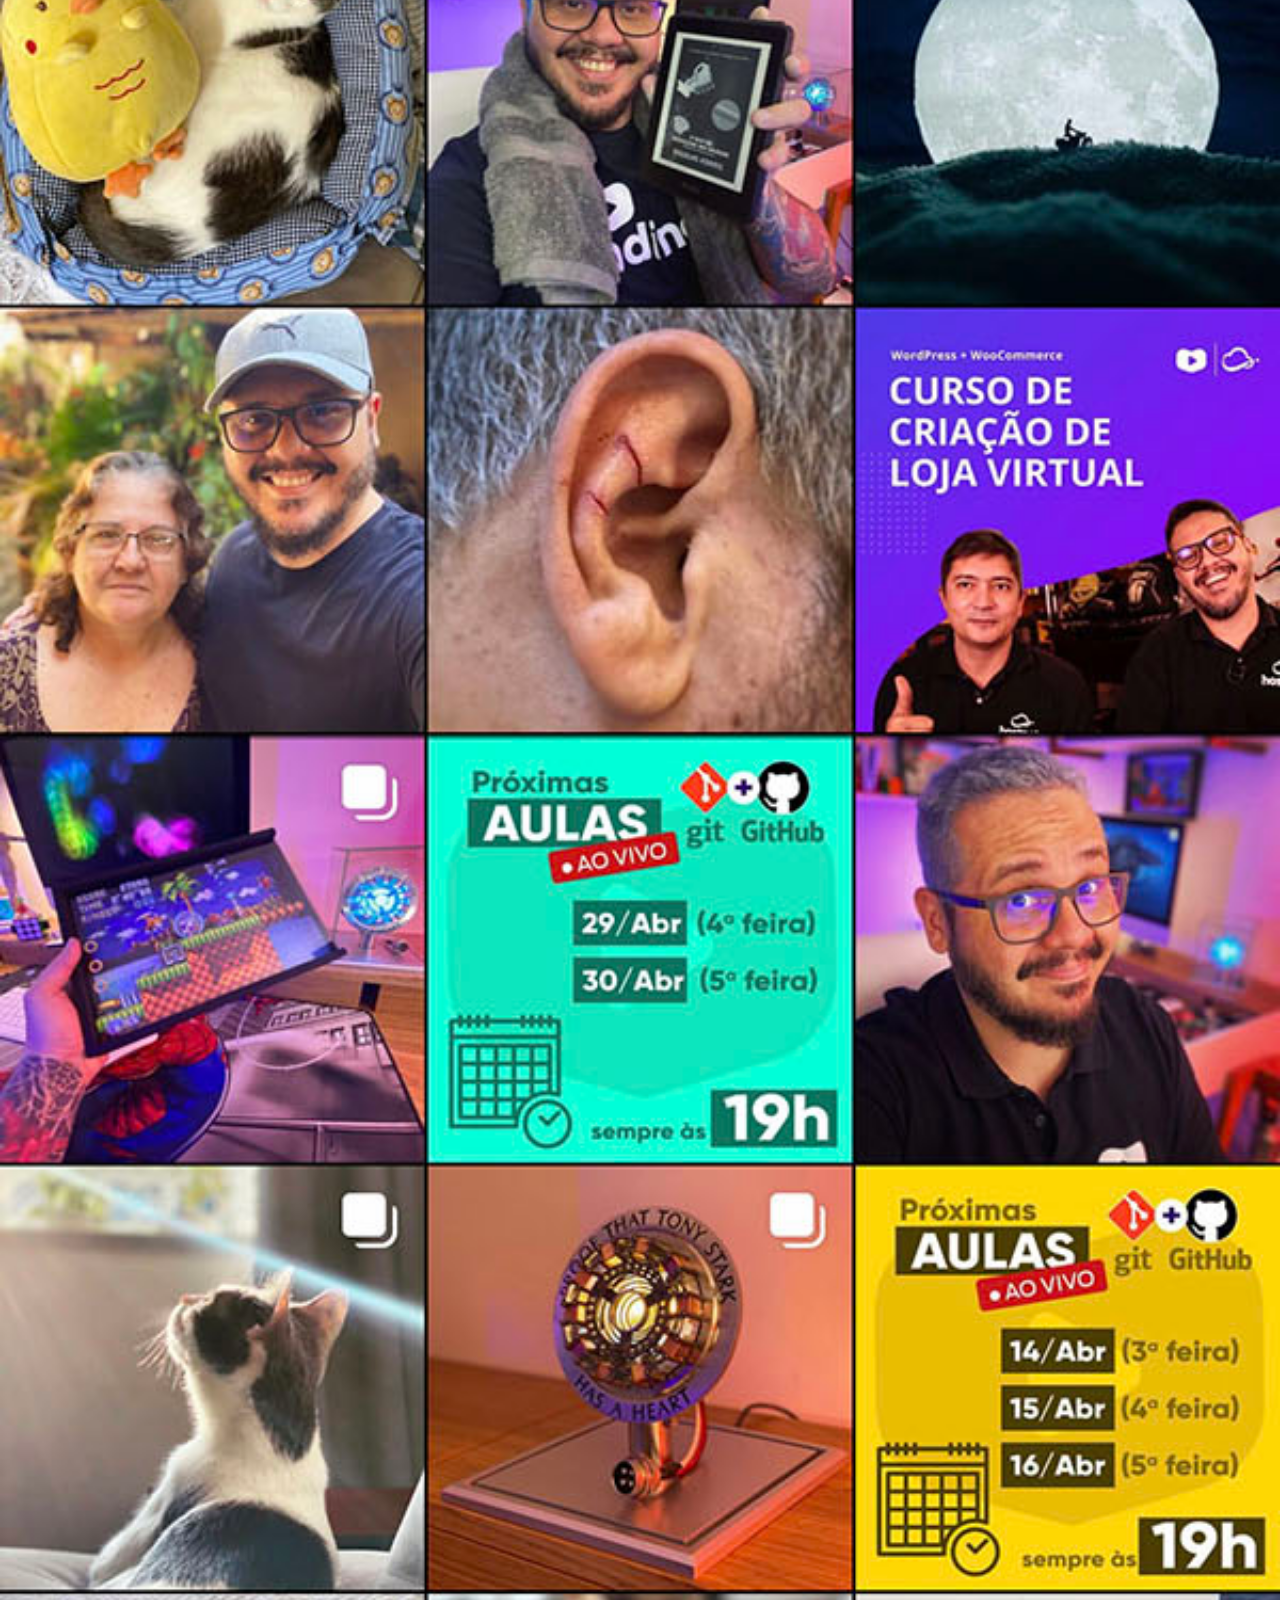
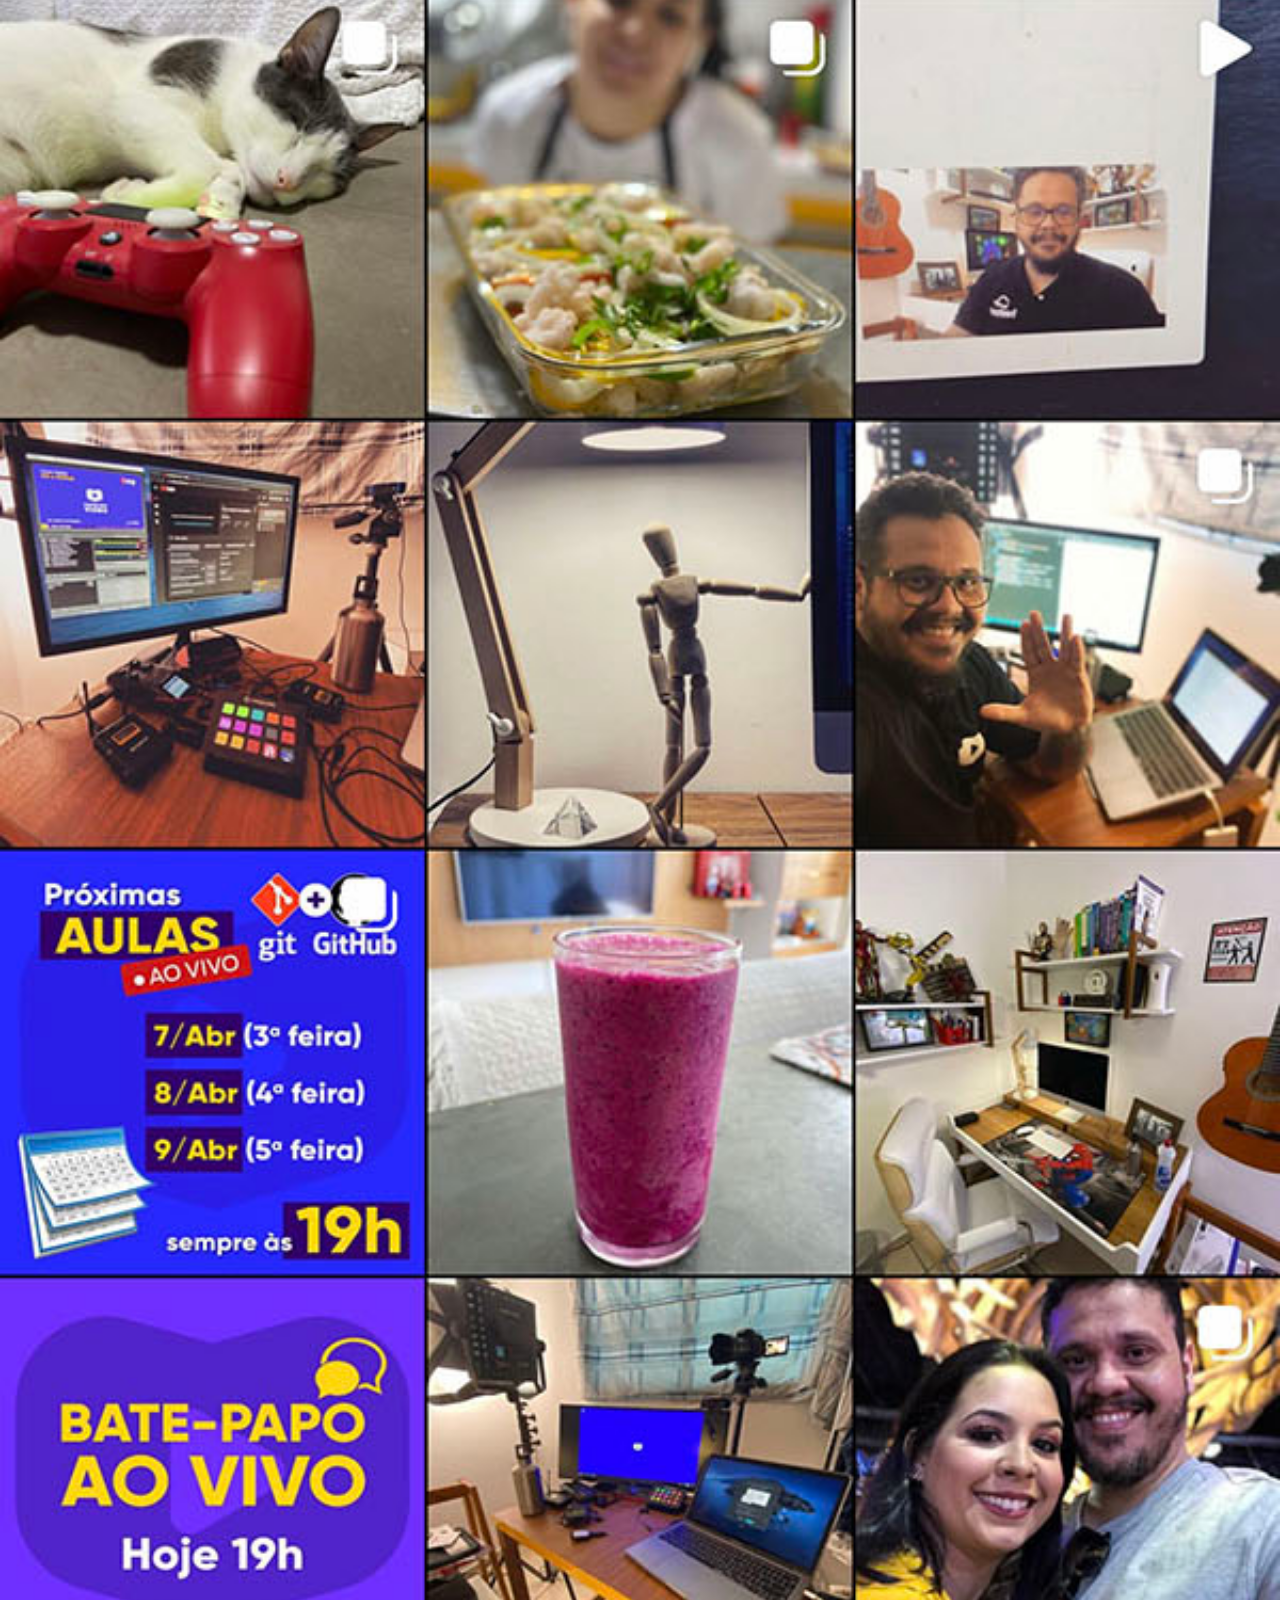
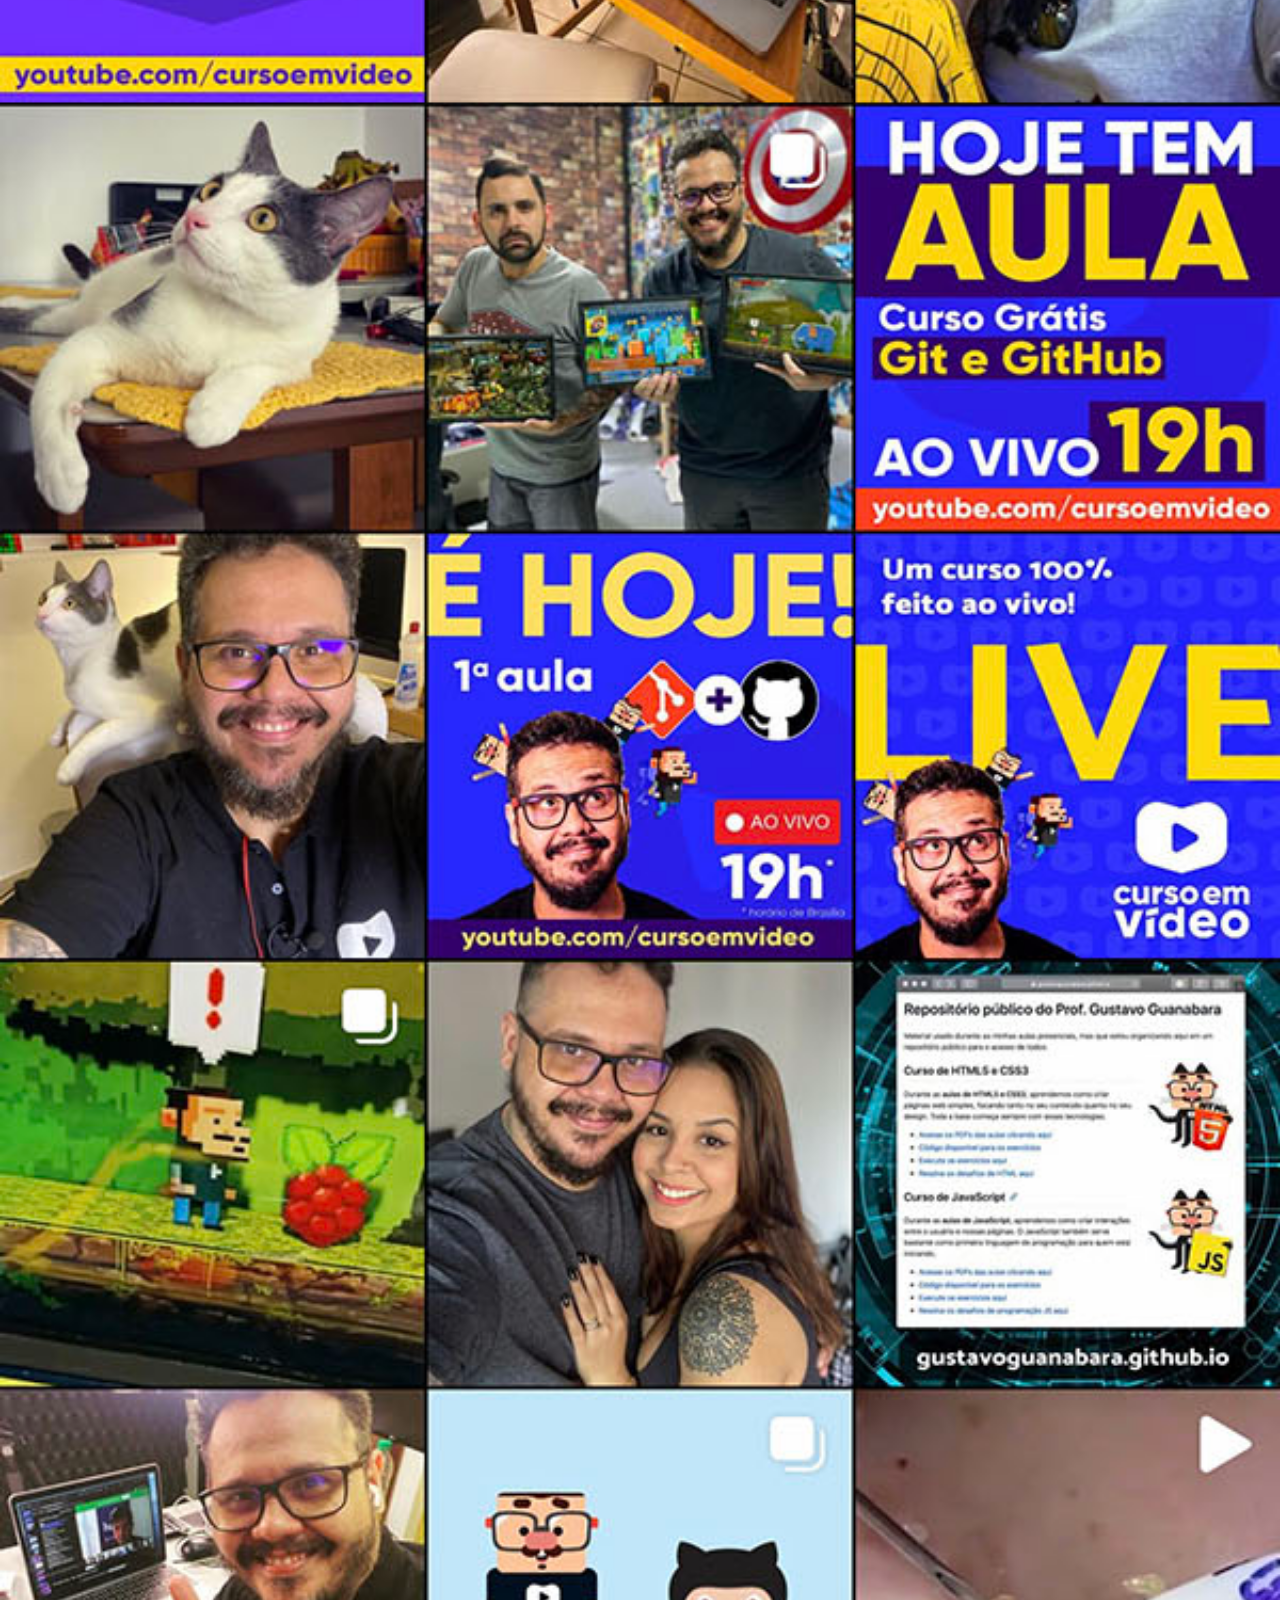
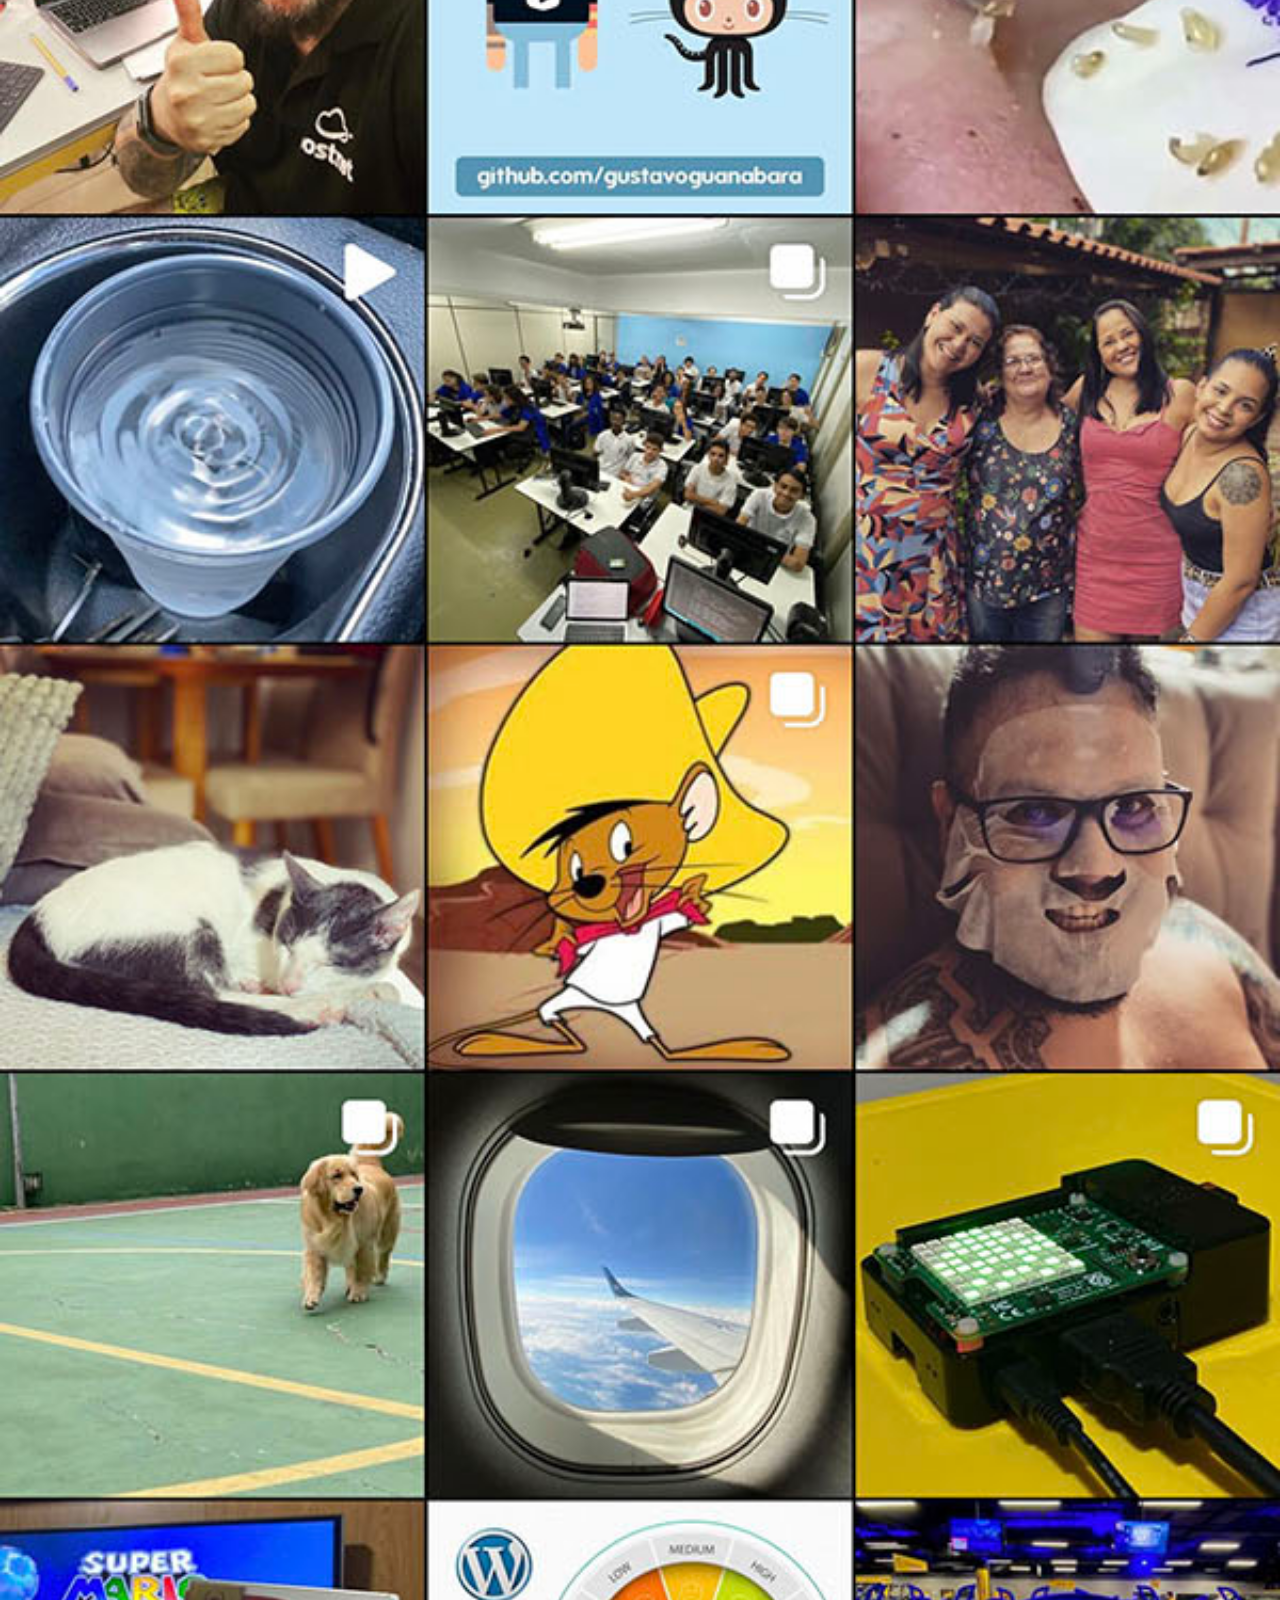
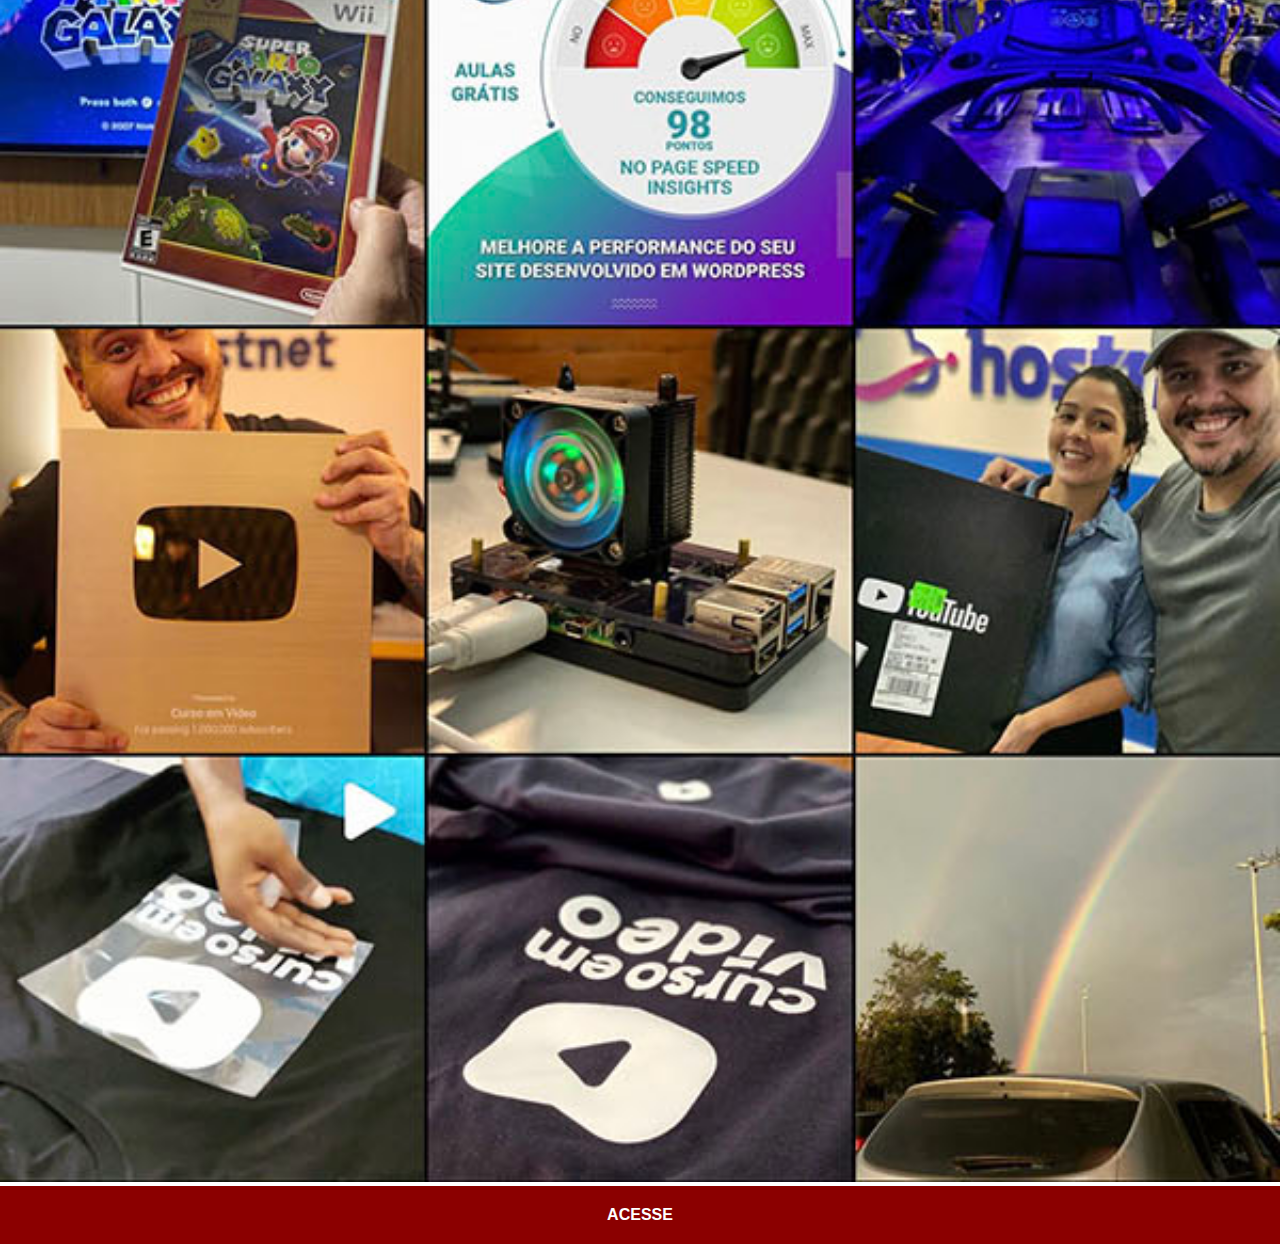
<file: instagram.html>
<!DOCTYPE html>
<html lang="pt-br">
<head>
    <meta charset="UTF-8">
    <meta http-equiv="X-UA-Compatible" content="IE=edge">
    <meta name="viewport" content="width=device-width, initial-scale=1.0">
    <title>Instagram</title>
    <link rel="stylesheet" href="estilos/social.css">
</head>
<body>
    <img src="imagens/tela-instagram.jpg" alt="Instagram">
    <a href="https://www.instagram.com/gustavoguanabara" target="_blank">ACESSE</a>
</body>
</html>
</file>
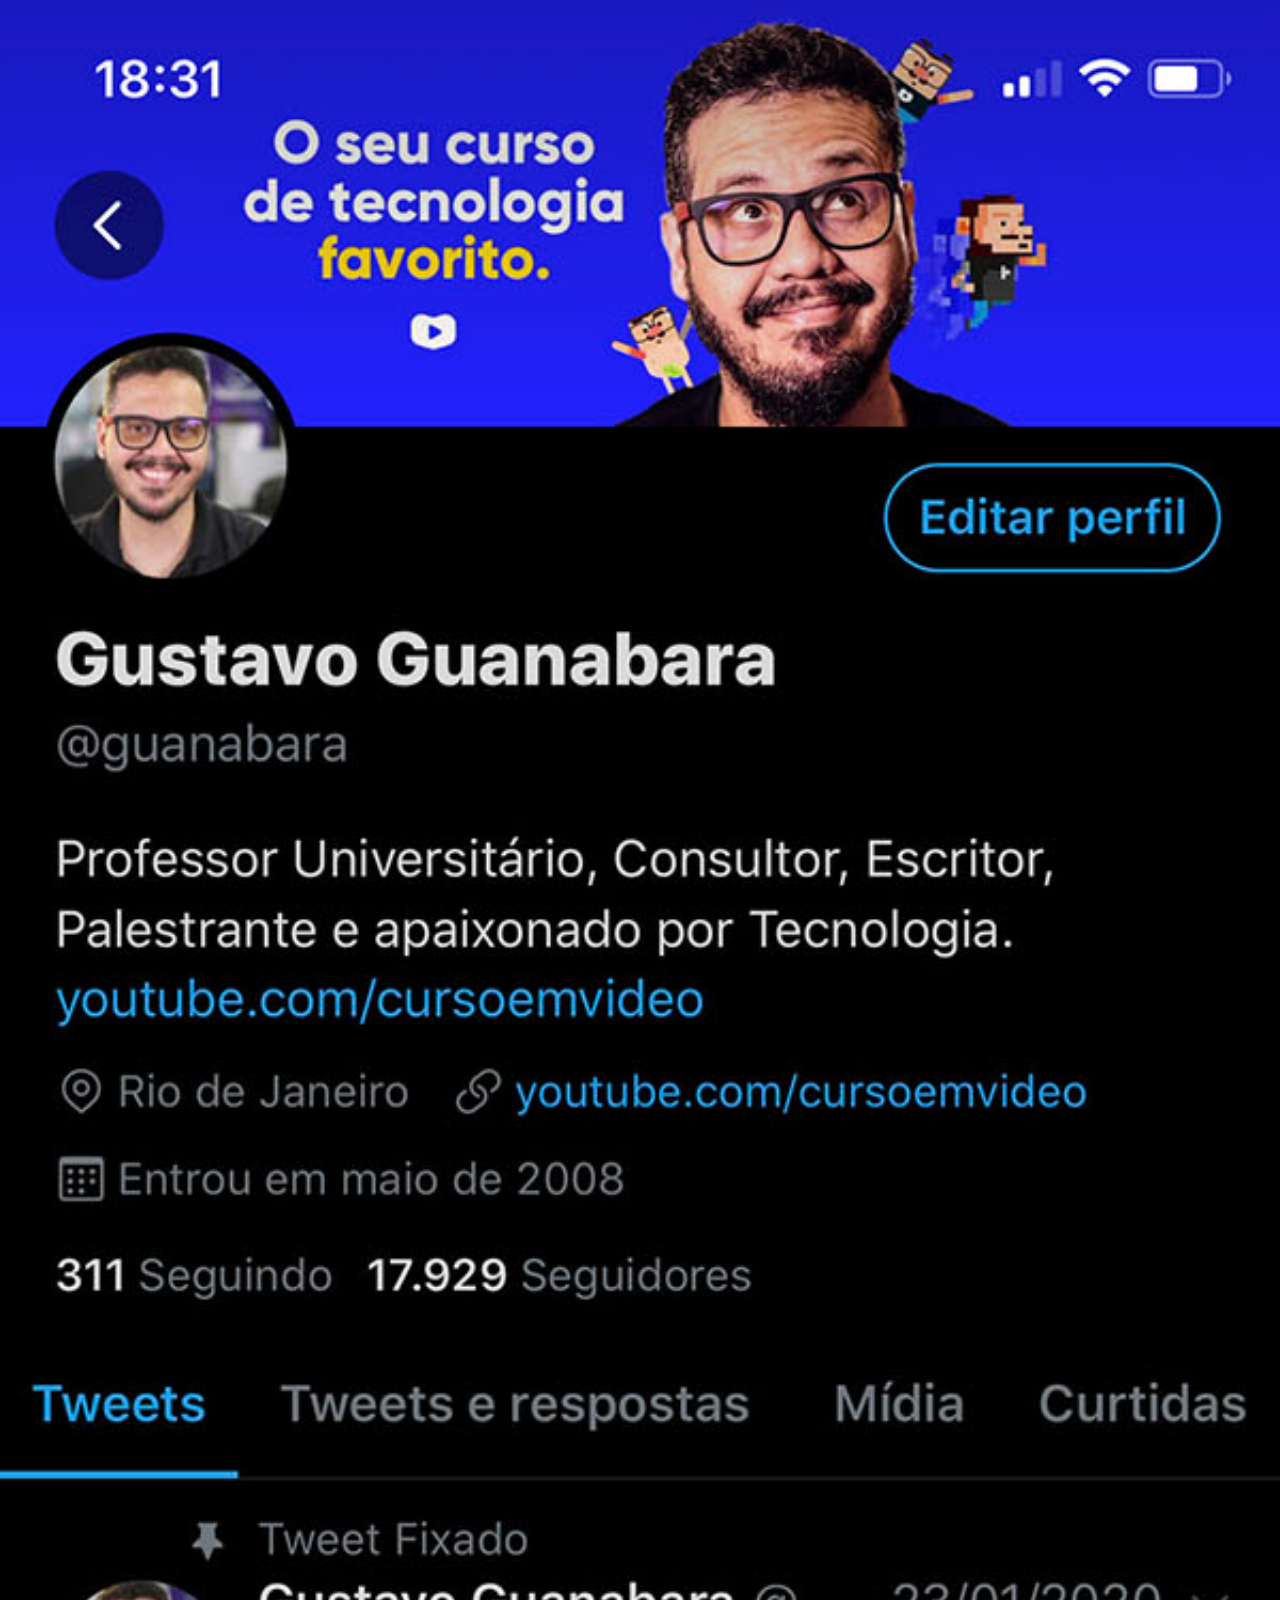
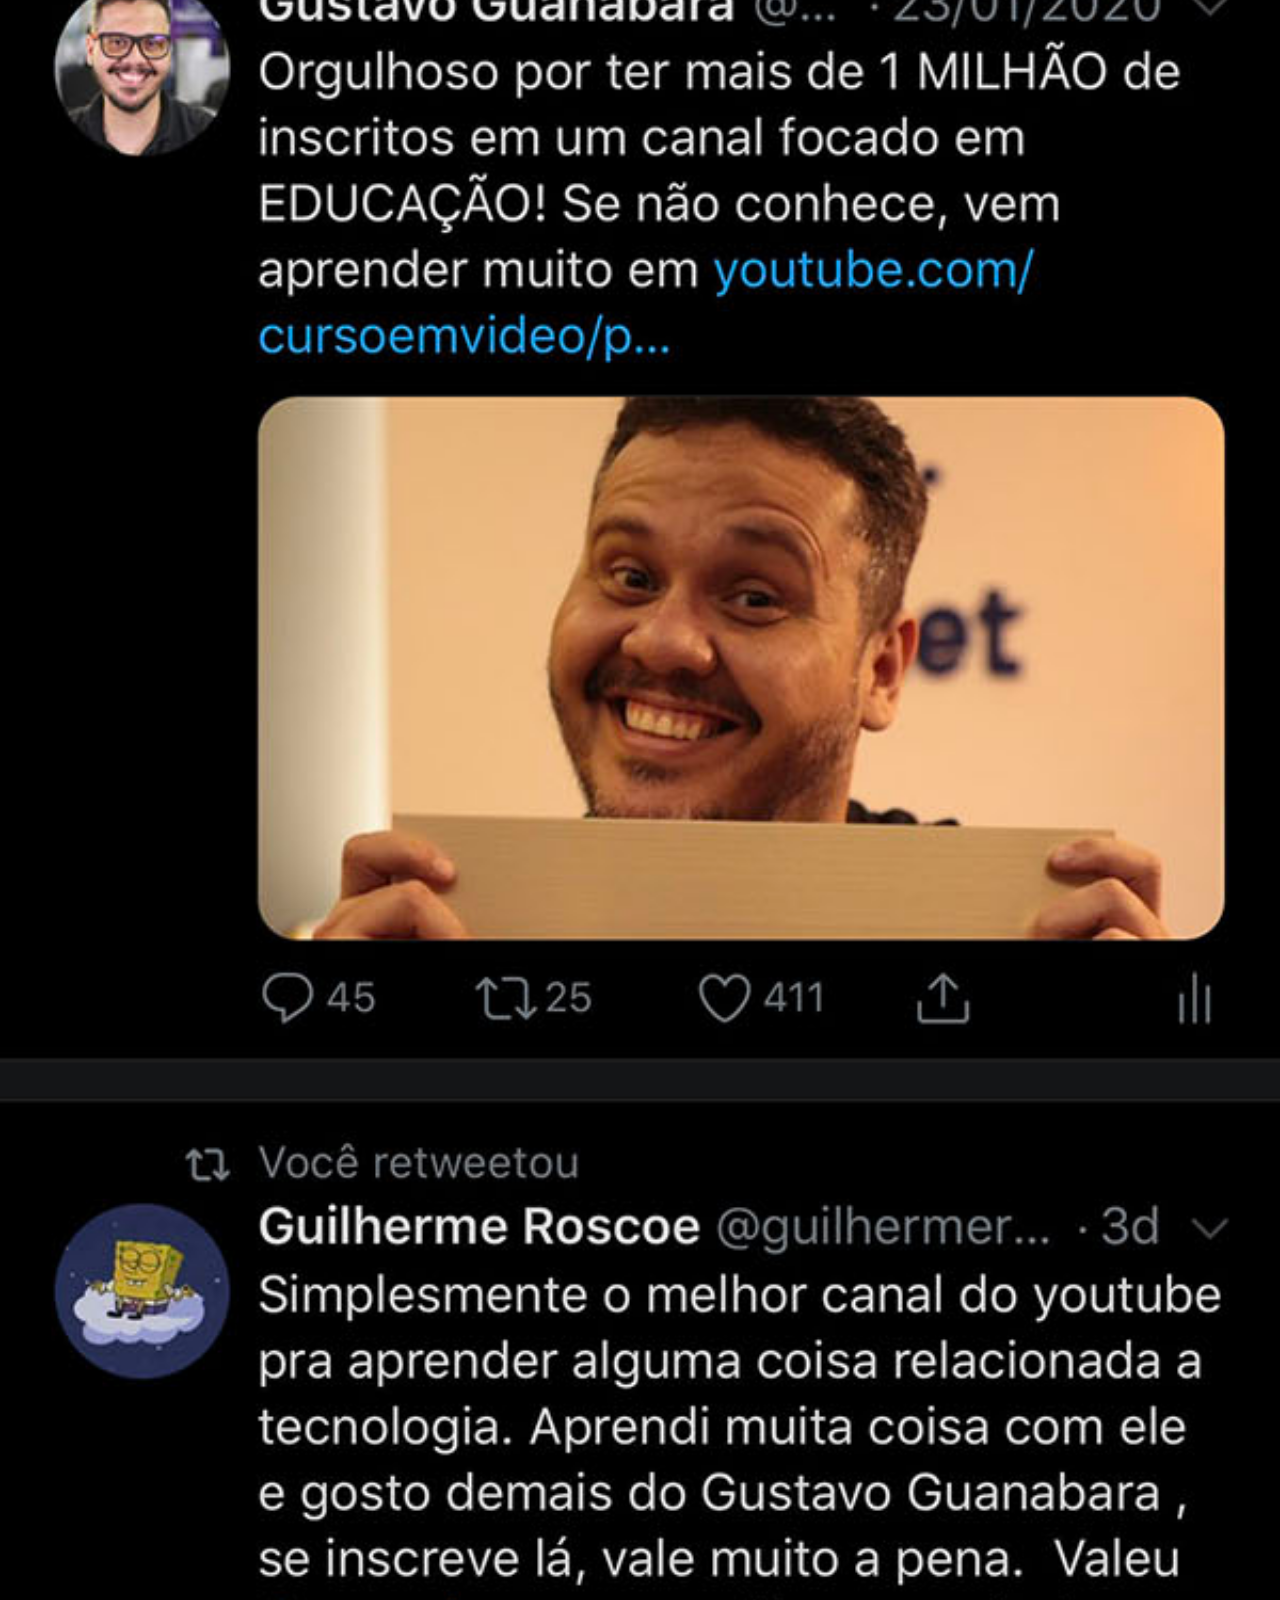
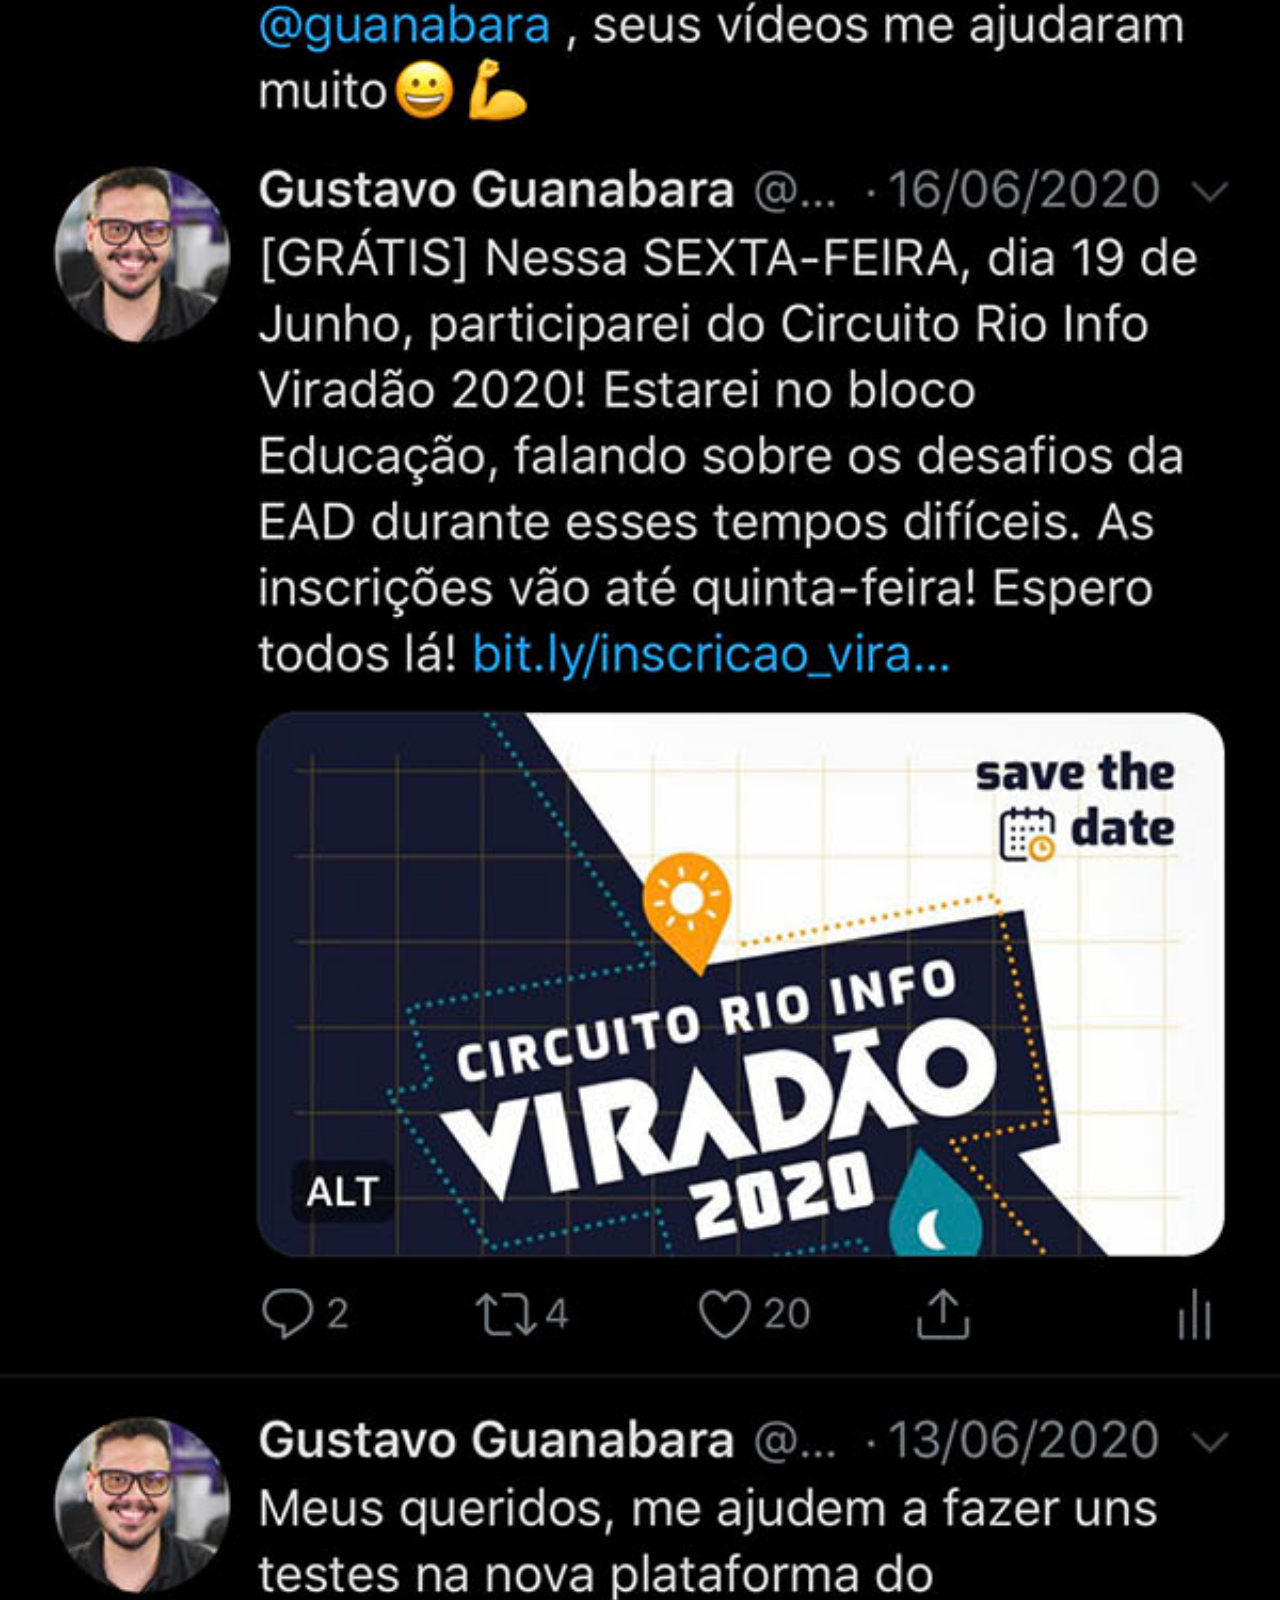
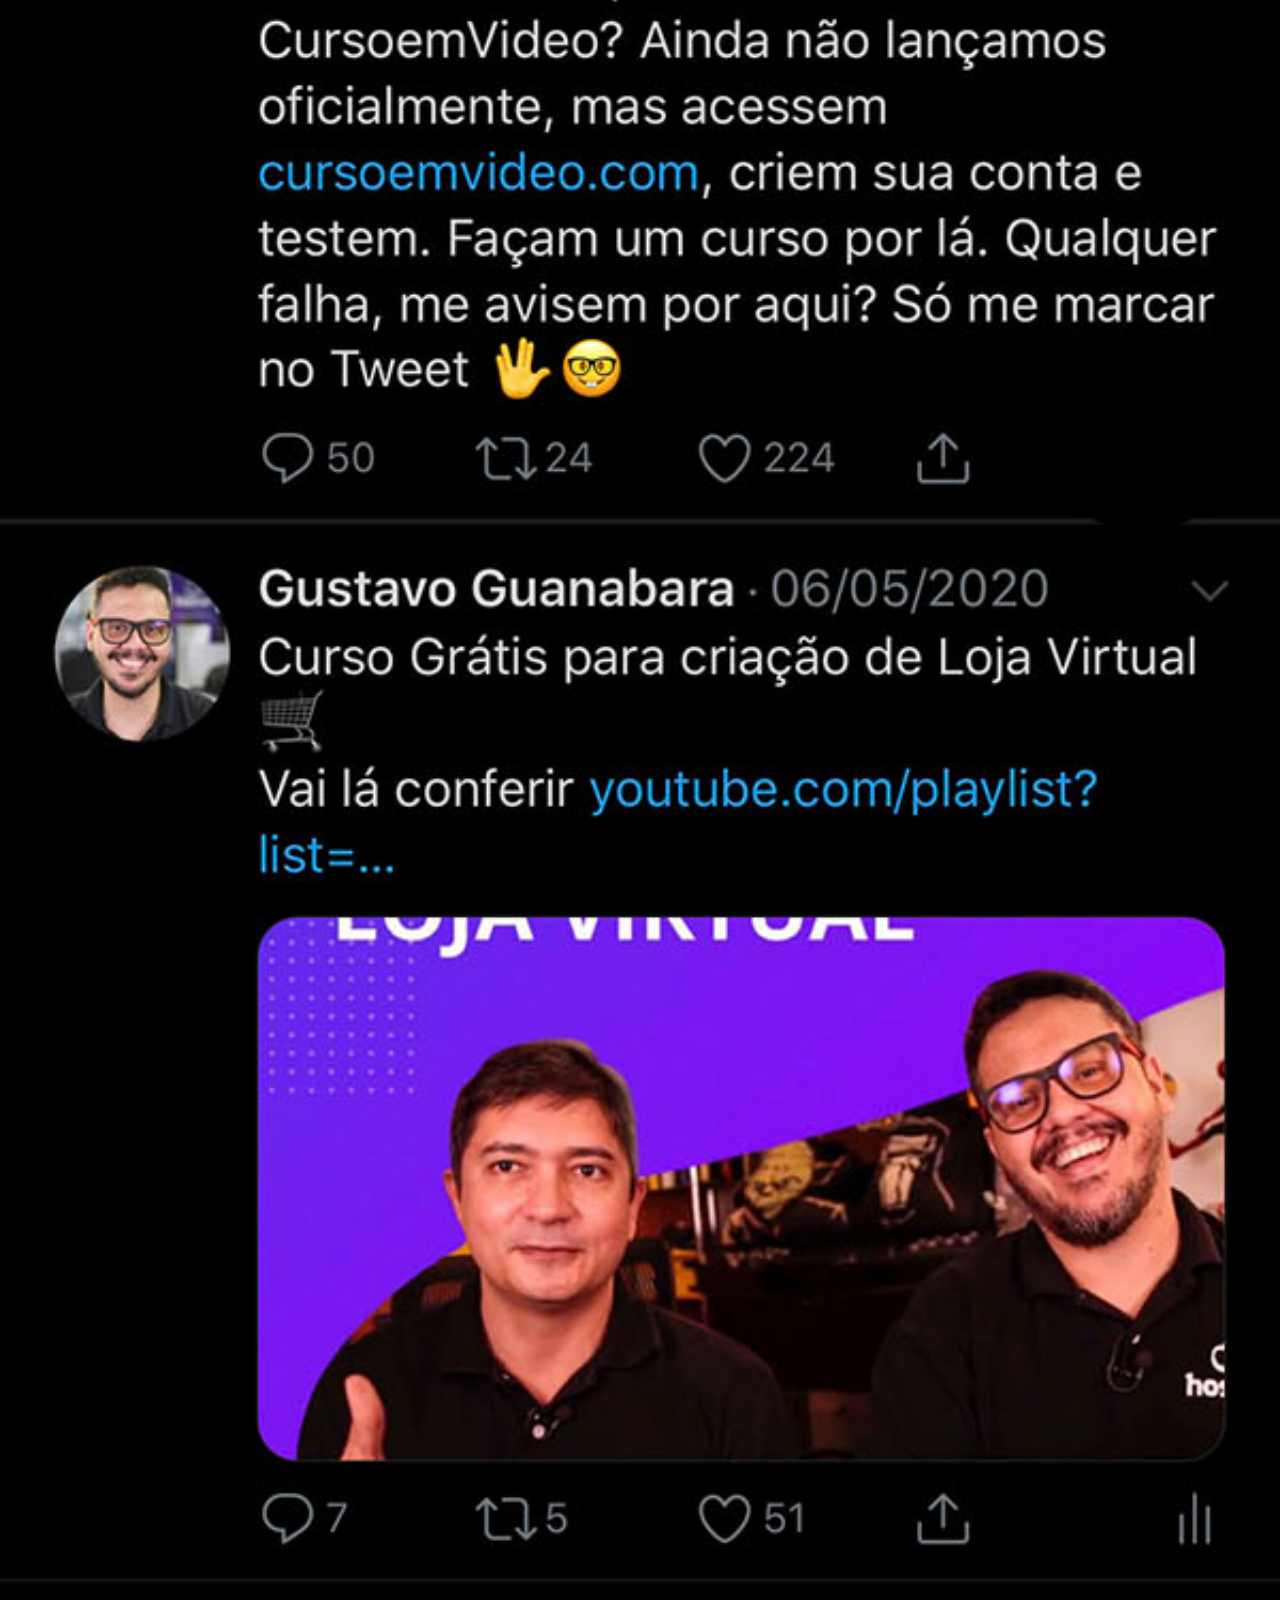
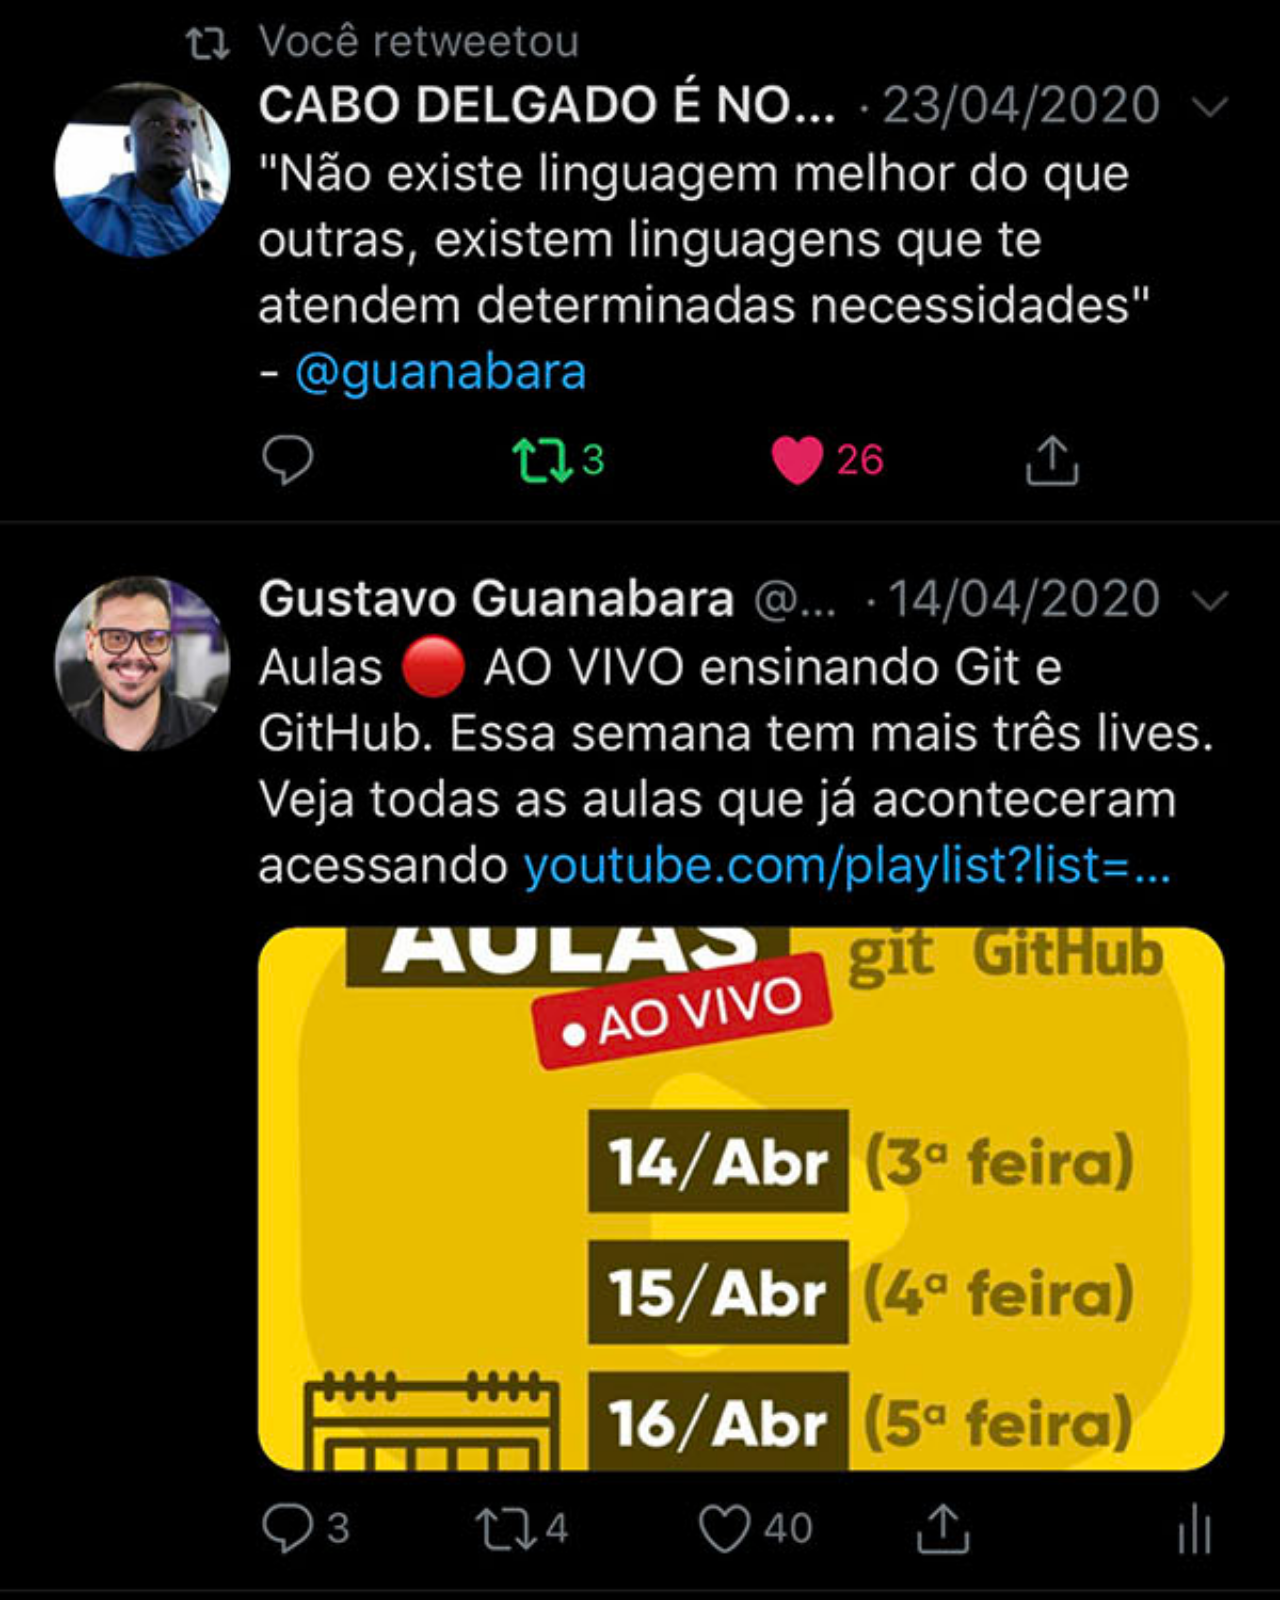
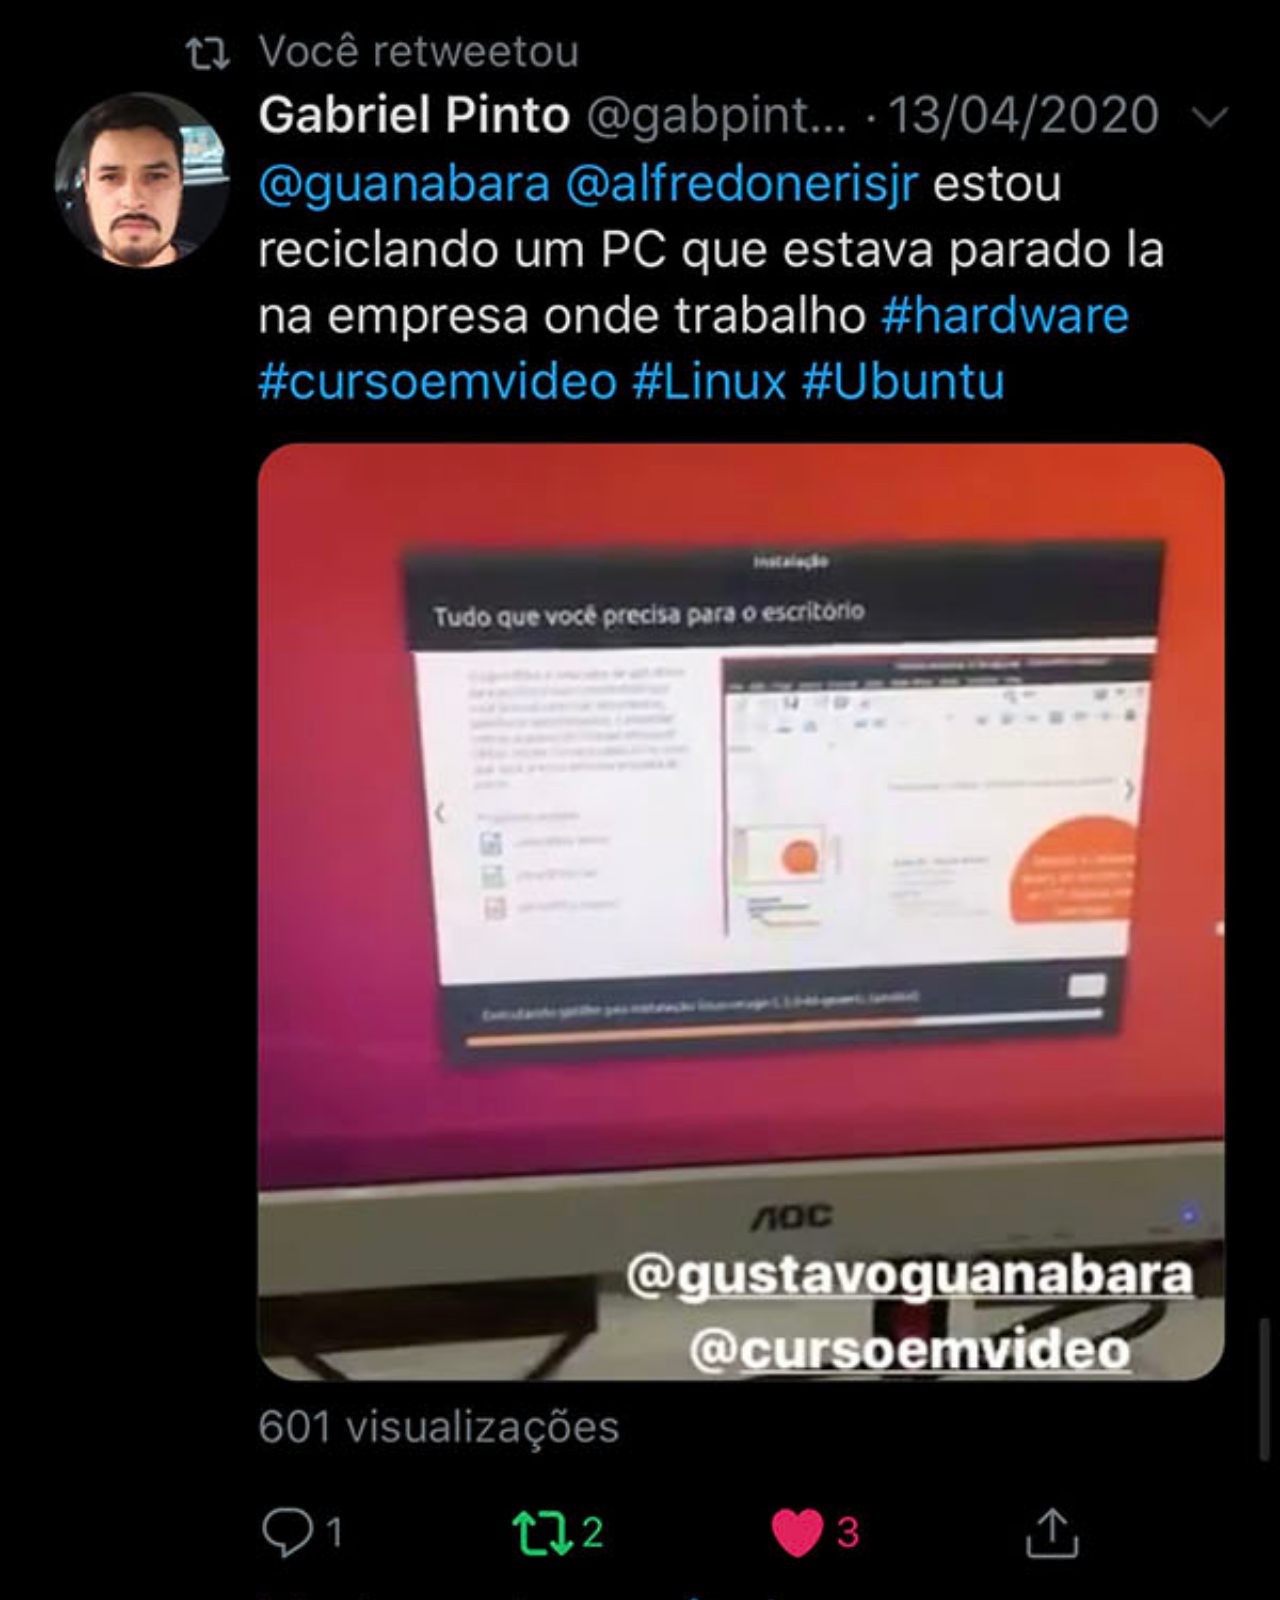
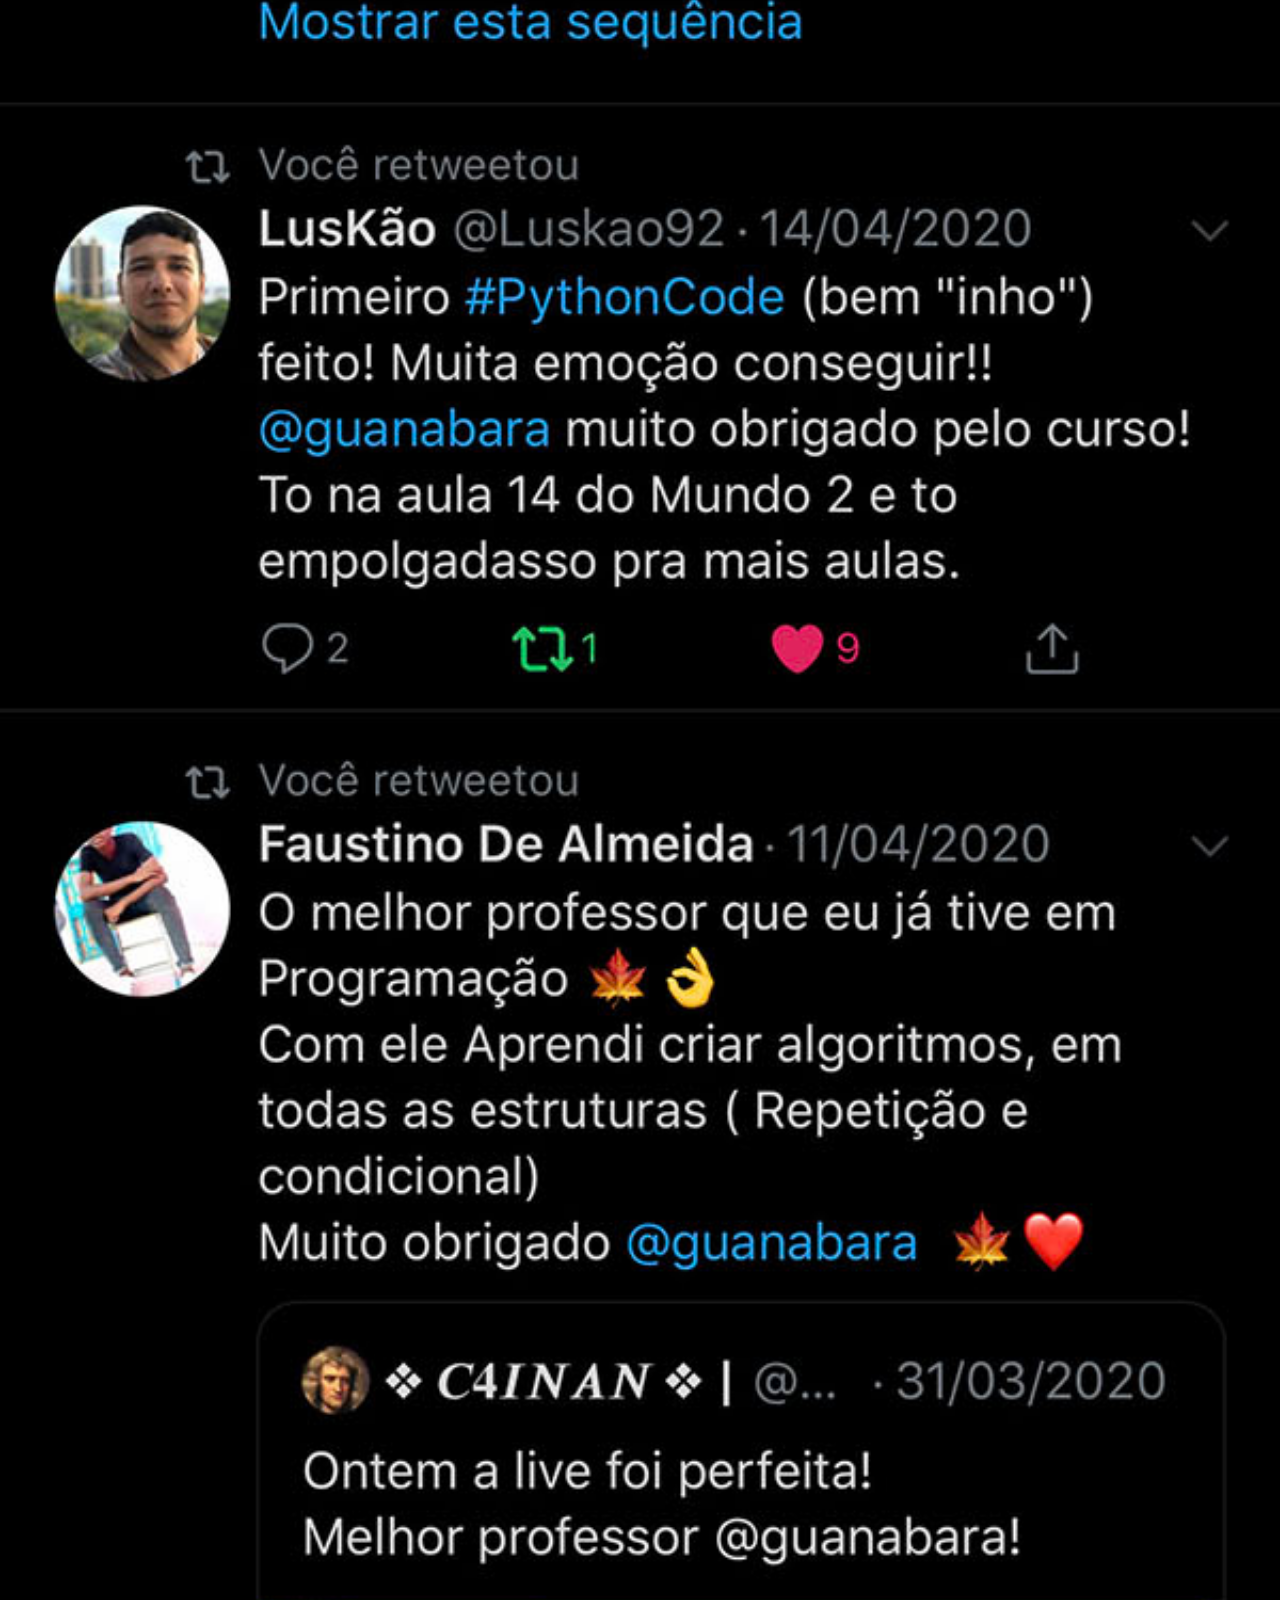
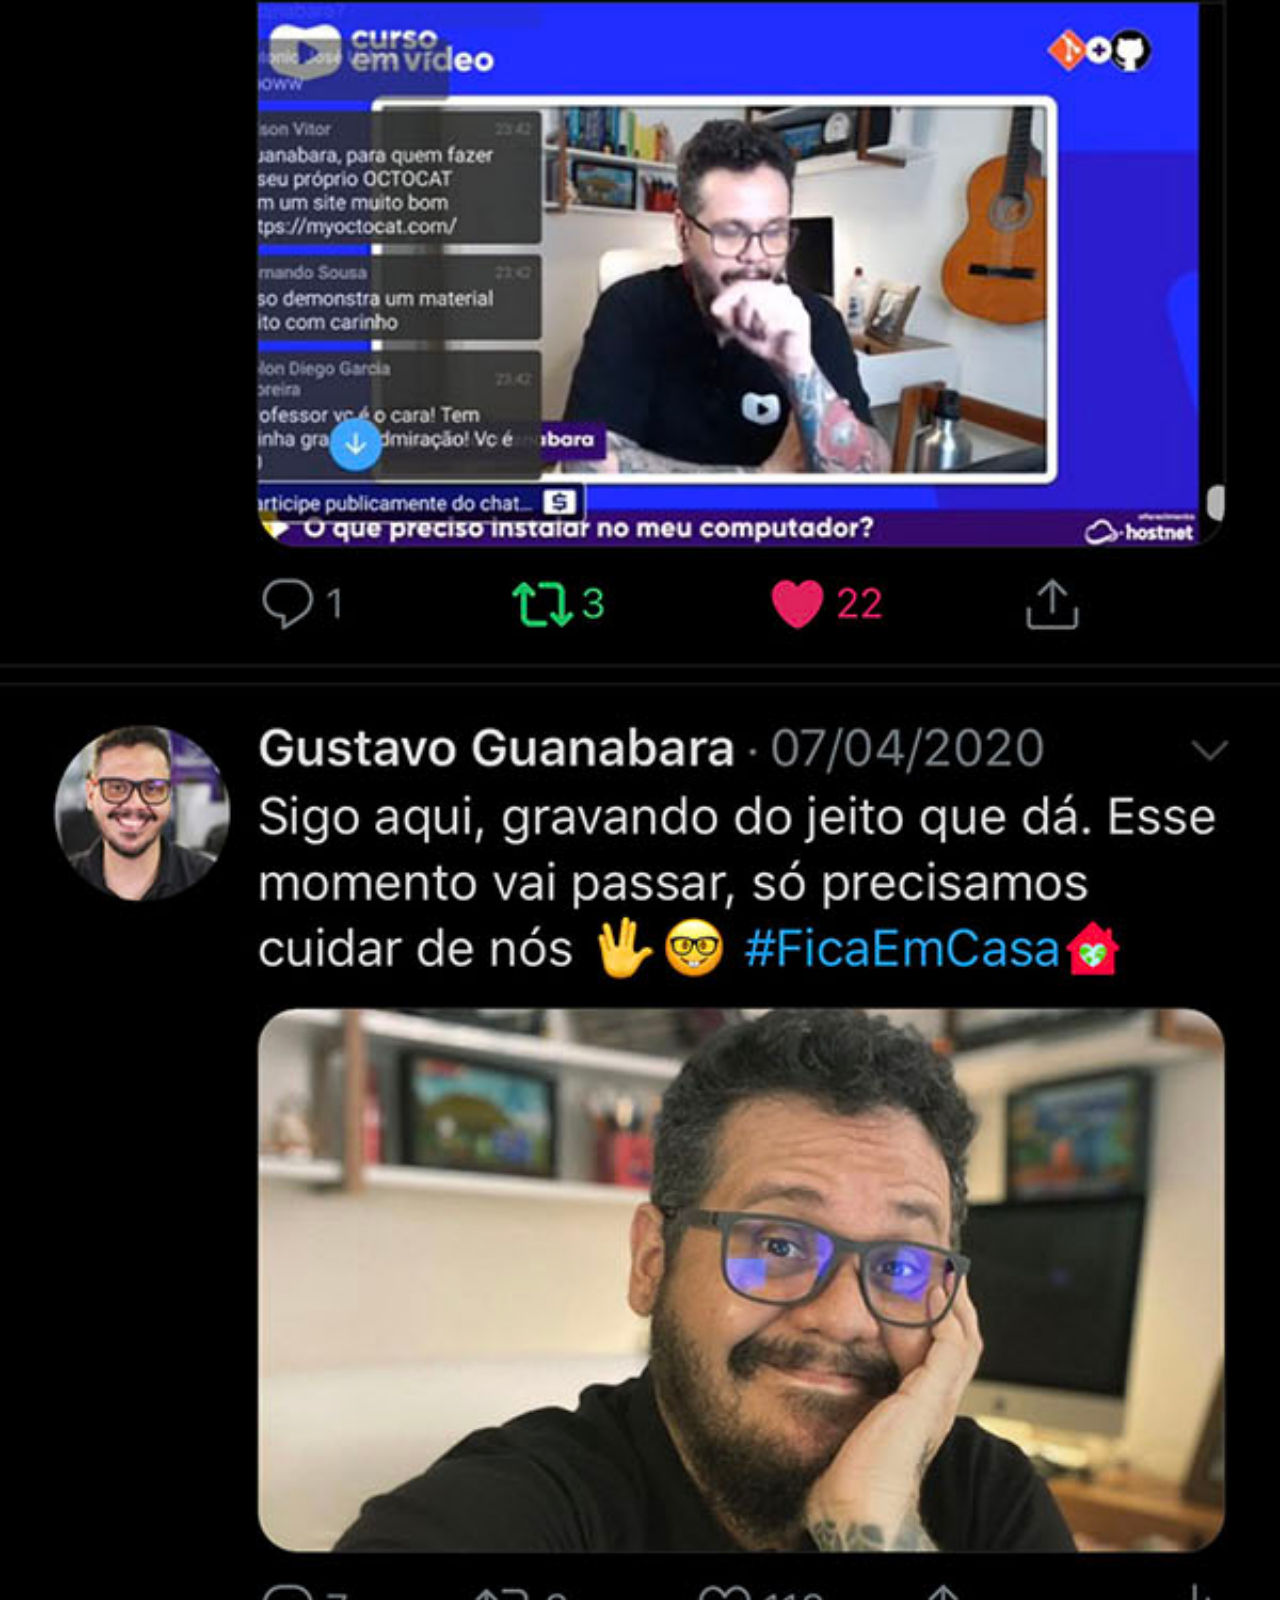
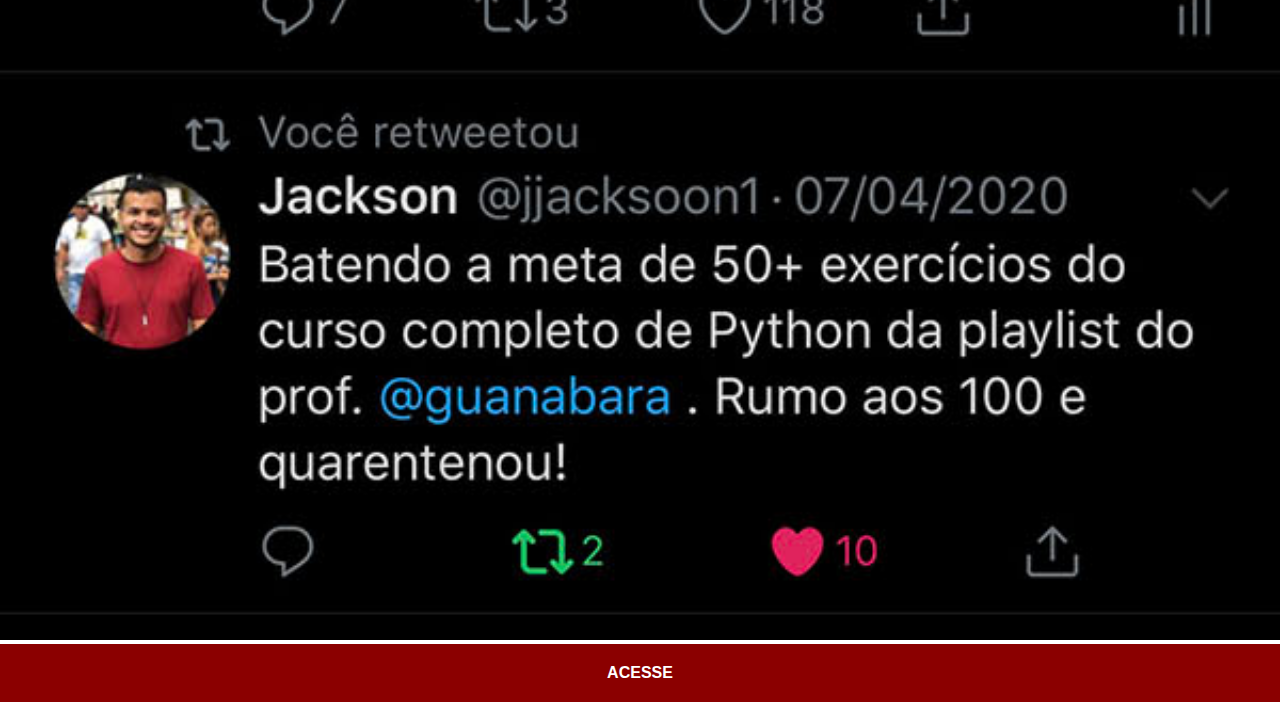
<file: twitter.html>
<!DOCTYPE html>
<html lang="pt-br">
<head>
    <meta charset="UTF-8">
    <meta http-equiv="X-UA-Compatible" content="IE=edge">
    <meta name="viewport" content="width=device-width, initial-scale=1.0">
    <title>Twitter</title>
    <link rel="stylesheet" href="estilos/social.css">
</head>
<body>
    <img src="imagens/tela-twitter.jpg" alt="YouTube">
    <a href="https://twitter.com/guanabara" target="_blank">ACESSE</a>
</body>
</html>
</file>
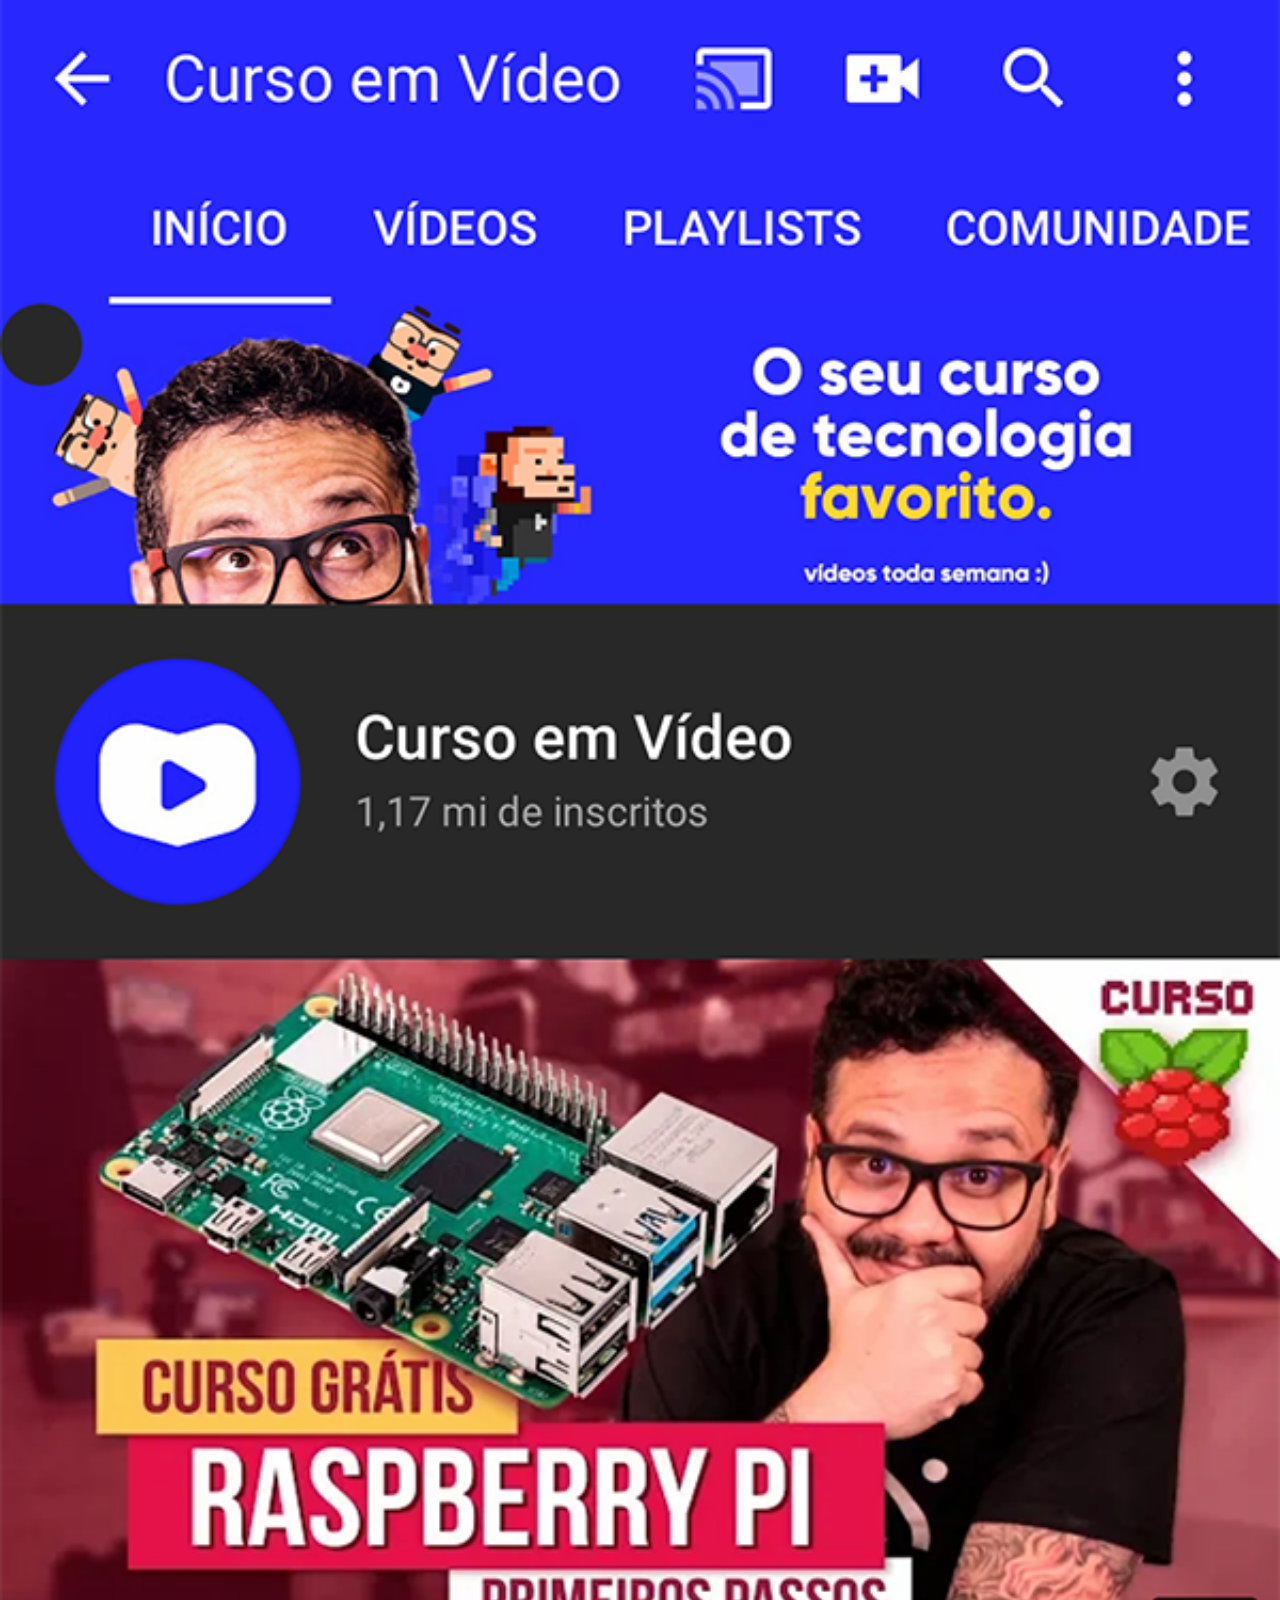
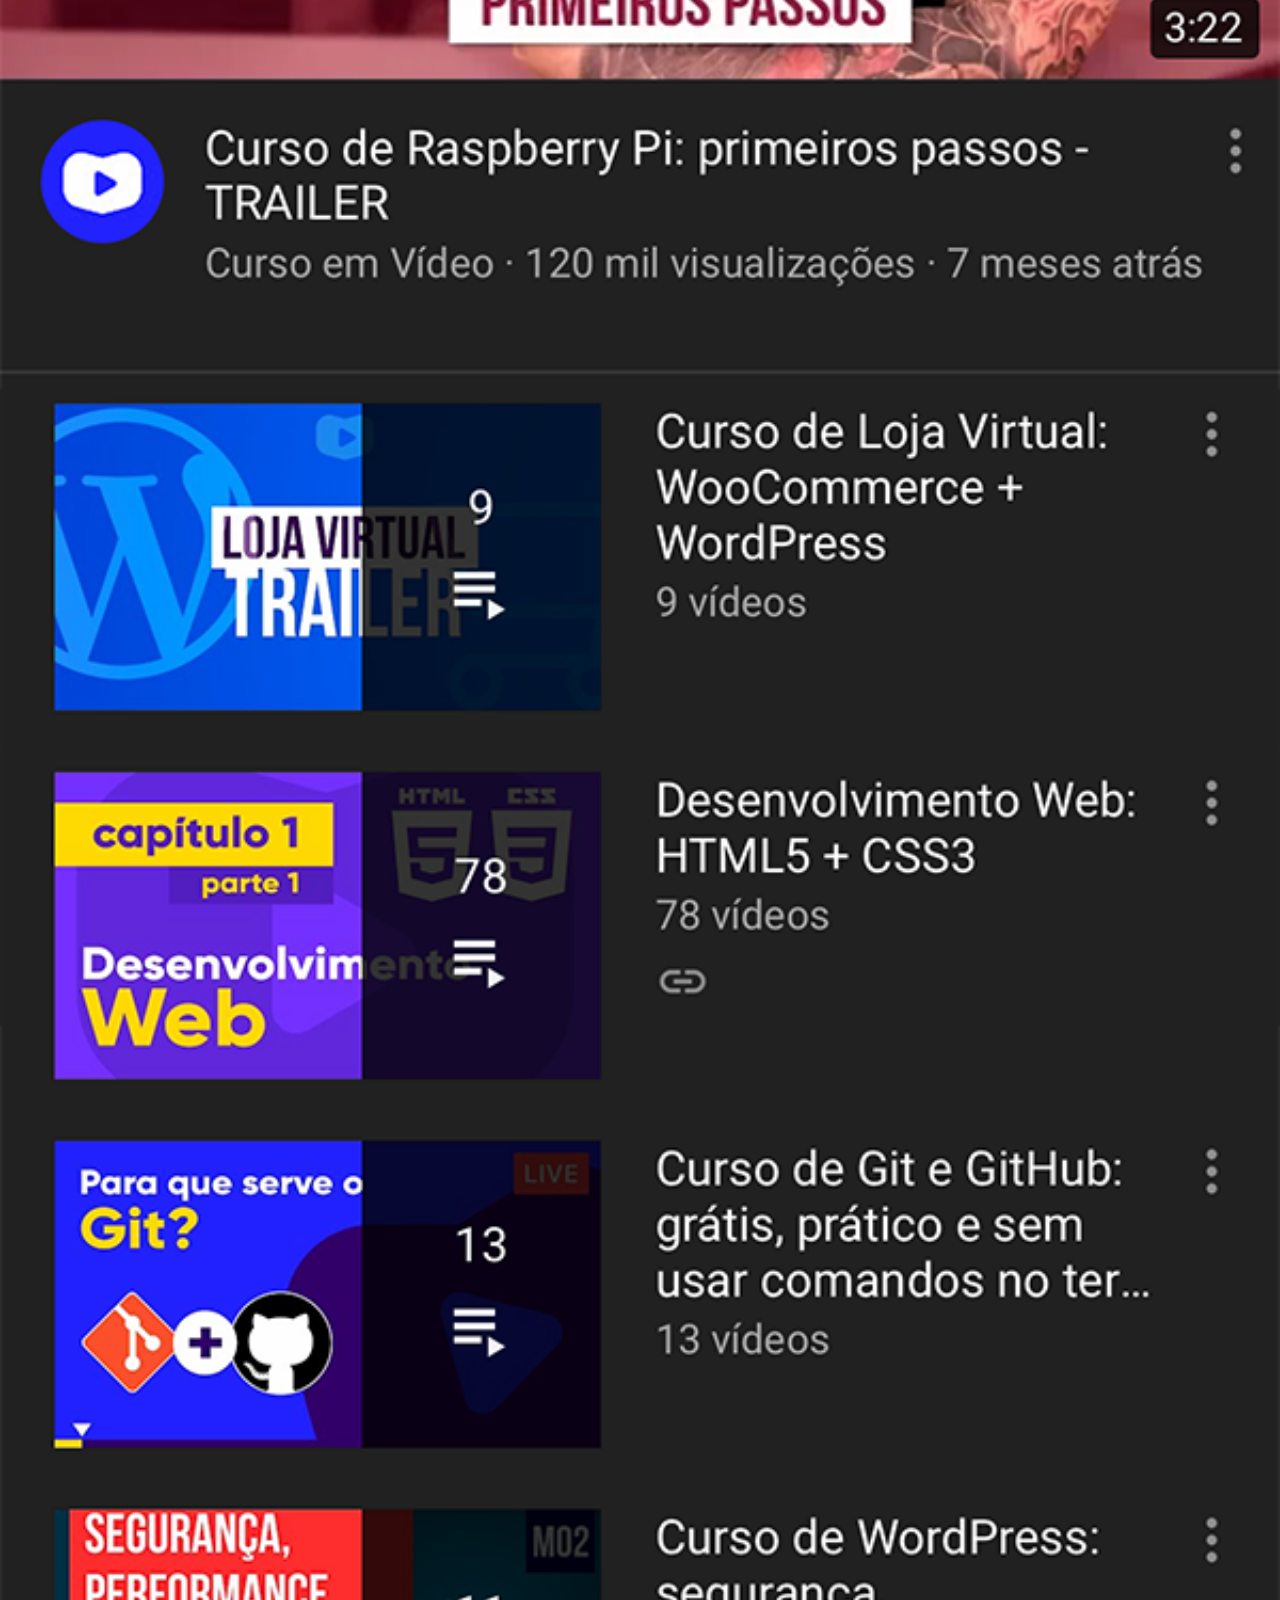
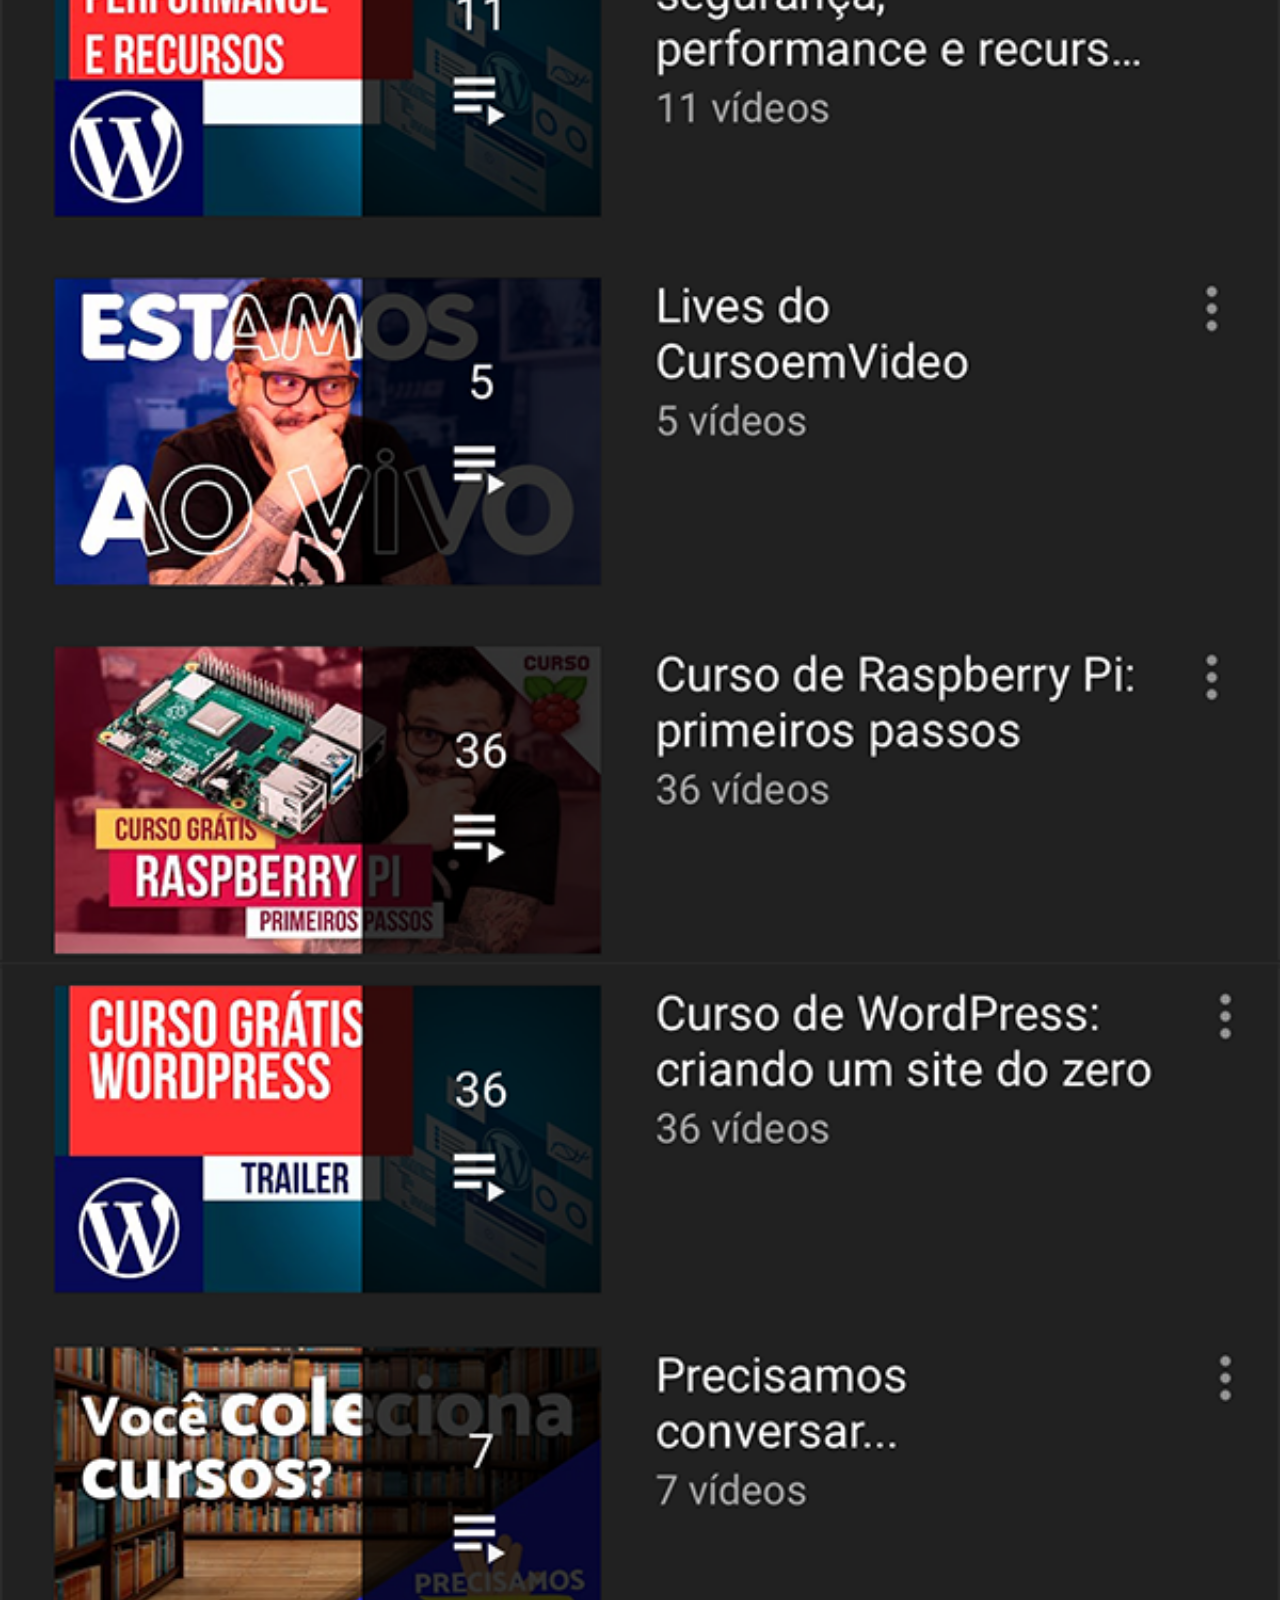
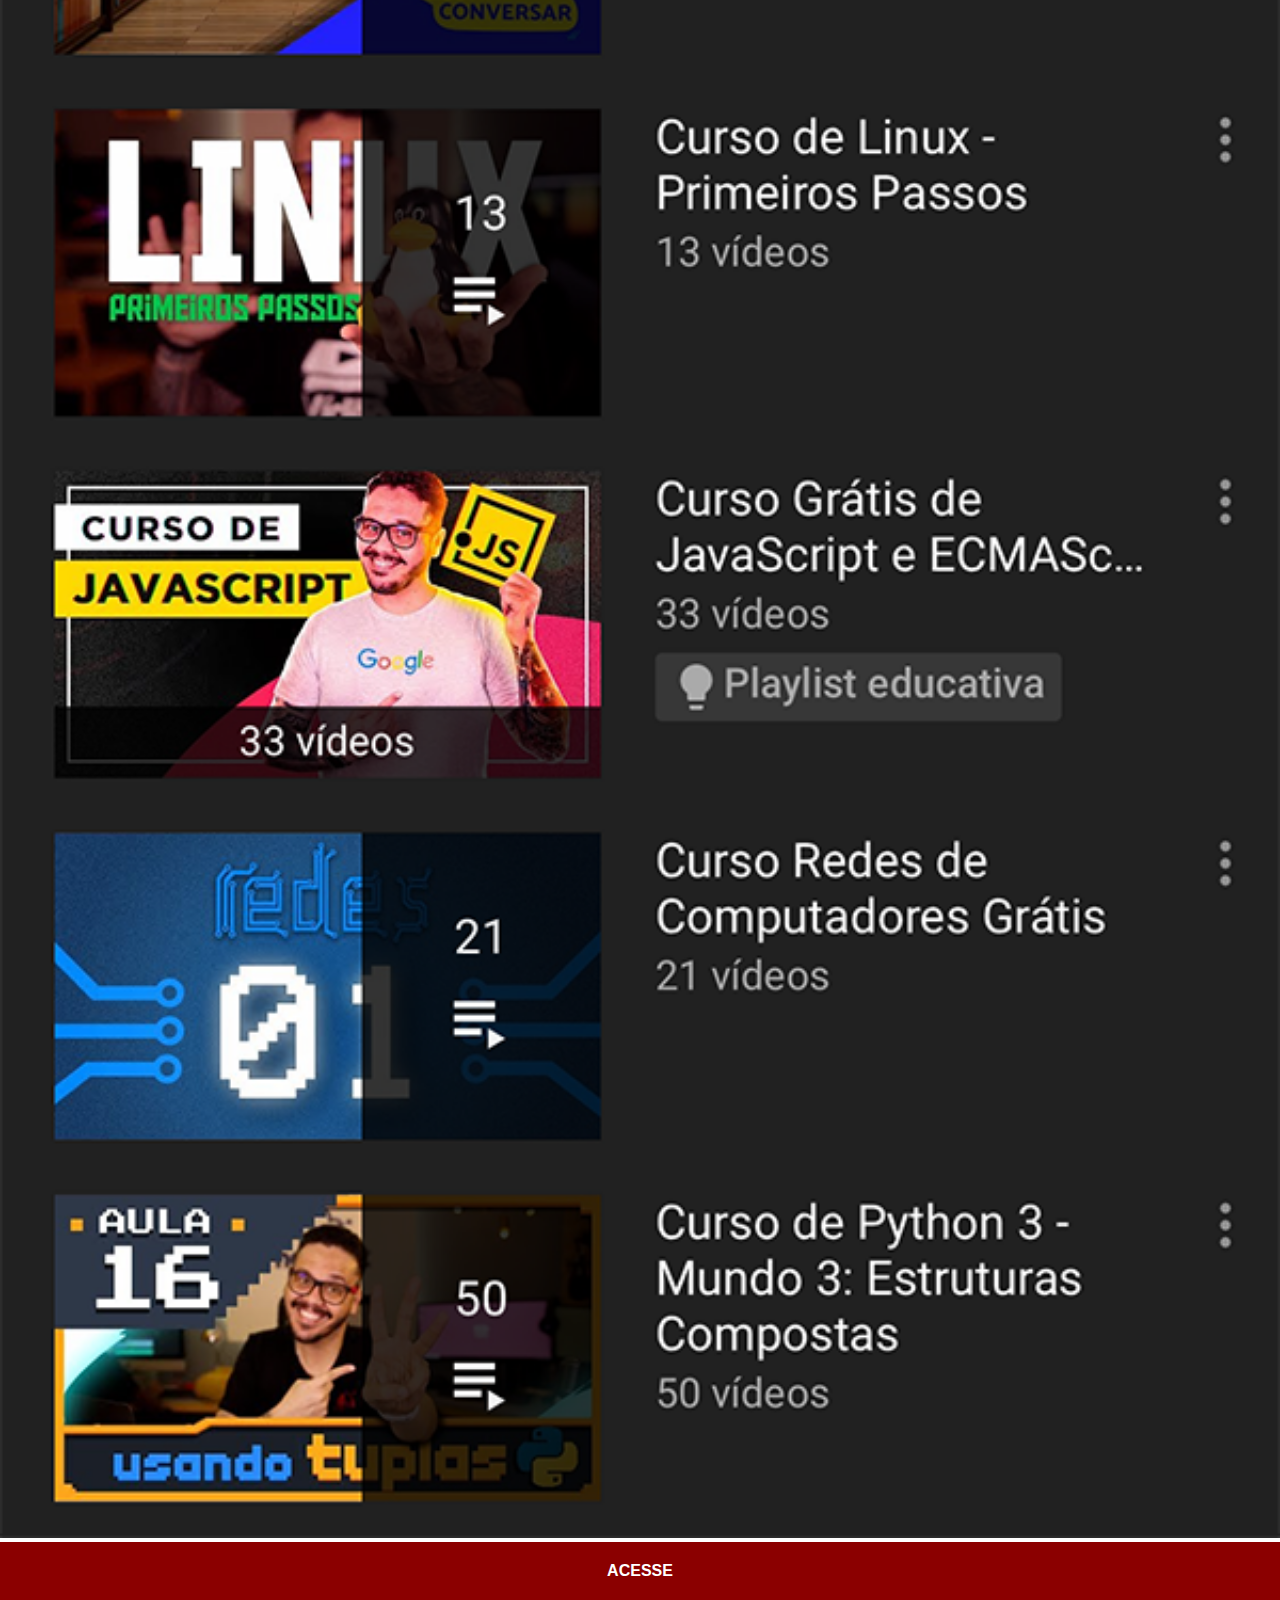
<file: youtube.html>
<!DOCTYPE html>
<html lang="pt-br">
<head>
    <meta charset="UTF-8">
    <meta http-equiv="X-UA-Compatible" content="IE=edge">
    <meta name="viewport" content="width=device-width, initial-scale=1.0">
    <title>YouTube</title>
    <link rel="stylesheet" href="estilos/social.css">
</head>
<body>
    <img src="imagens/tela-youtube.png" alt="YouTube">
    <a href="https://www.youtube.com/c/CursoemV%C3%ADdeo/playlists" target="_blank">ACESSE</a>
</body>
</html>
</file>
<file: estilos/style.css>
@charset "UTF-8";

* {
    margin: 0px;
    padding: 0px;
    font-family: Arial, Helvetica, sans-serif;
}

html, body {
    height: 100vh;
    width: 100vw;
    background-color: black;
}

body {
    background: url('../imagens/fundo-madeira.jpg') no-repeat top center;
    background-size: cover;
    background-attachment: fixed;
}

main {
    position: relative;
    height: 100vh;    
   
}

section#telefone {
    position: absolute;/*permite configurar duas propriedades: left e top, vide abaixo*/

    /*as 2 linhas abaixo faz o objeto ficar no centro do container, considerando o ponto superior esquerdo*/
    top: 50%;
    left: 50%;
    /*a linha abaixo faz o ajuste para o objeto (conteúdo) fique centro com centro em relação ao main*/
    transform: translate(-50%, -50%);

    height: 627px;
    width: 311px;
    
    background: url('/imagens/frame-iphone.png') no-repeat;
}

iframe#tela {
    position: relative;
    top: 80px;
    left: 22px;
    width: 267px;
    height: 471px;
}

section#redes-sociais {
    text-align: right;
}

section#redes-sociais img {
    width: 50px;   
    margin: 10px;
    border-radius: 50px;
    box-shadow: 2px 2px 5px rgba(0, 0, 0, 0.400);
    box-sizing: border-box; /*a borda passa a fazer parte da caixa (imagem) - necessário para a configuração da borda em img:hover (abaixo) não fazer com que as outras imagens se movam quando passar o mouse sobre uma delas.*/
}

section#redes-sociais img:hover {
    border: 2px solid rgb(255, 255, 255, 0.637);
    transform: translate(-3px, -3px); /*cria a impressão que a imagem deu uma leve levantada ao passa o mouse*/
    box-shadow: 5px 5px 10px grba(0, 0, 0, 0.623);
    transition: transform 0.5s, border 1s; /*tempo de transição para o movimento da imagem*/

}
</file>
<file: estilos/social.css>
@charset "UTF-8";

        * {
            margin: 0px;
            padding: 0px;
            font-family: Arial, Helvetica, sans-serif;
        }

        ::-webkit-scrollbar { /*esconde barra de rolagem*/
            width: 0px;
            height: 0px;
        }

        img {
            width: 100vw;
        }

        a {
            display: block; /*passa o texto do link para baixo da imagem*/
            background-color: darkred;
            color: white;
            padding: 20px;
            text-align: center;
            font-weight: bolder;
            text-decoration: none;
        }

        a:hover {
            background-color: red;
        }
</file>
